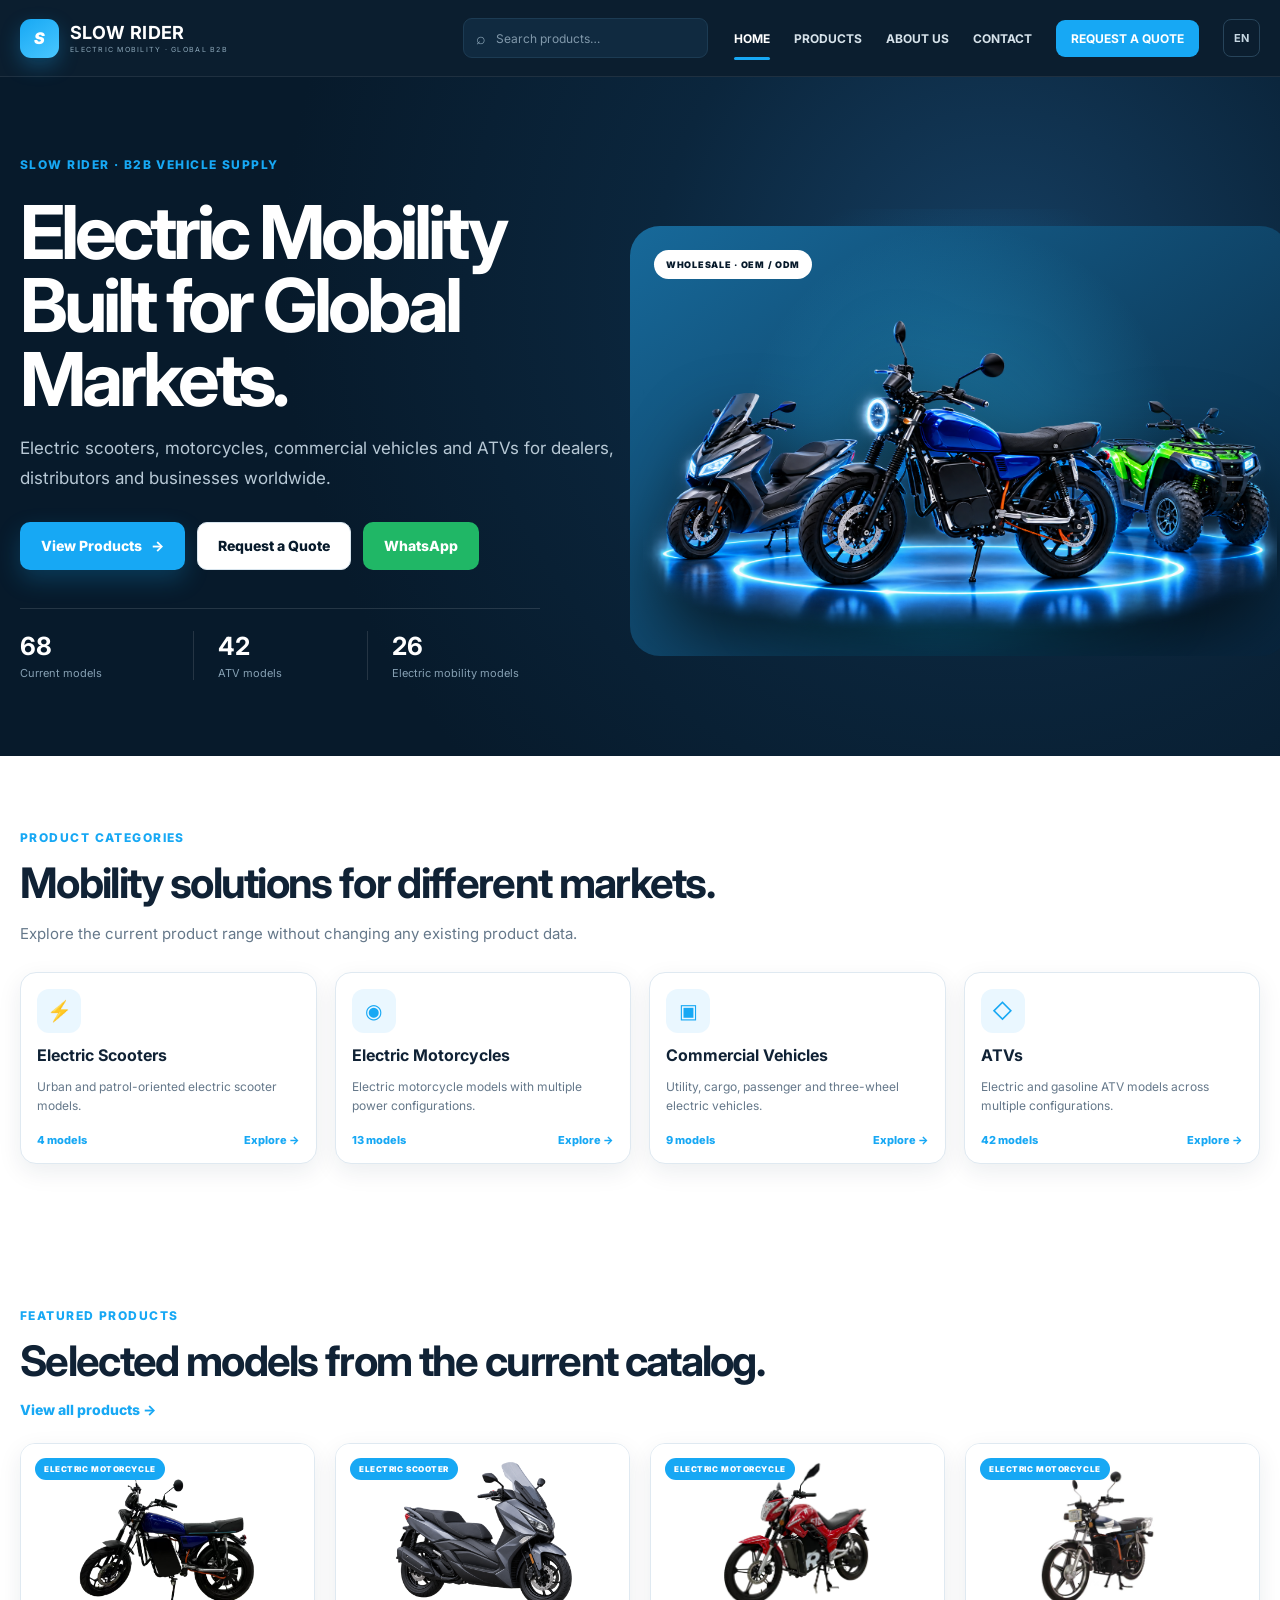
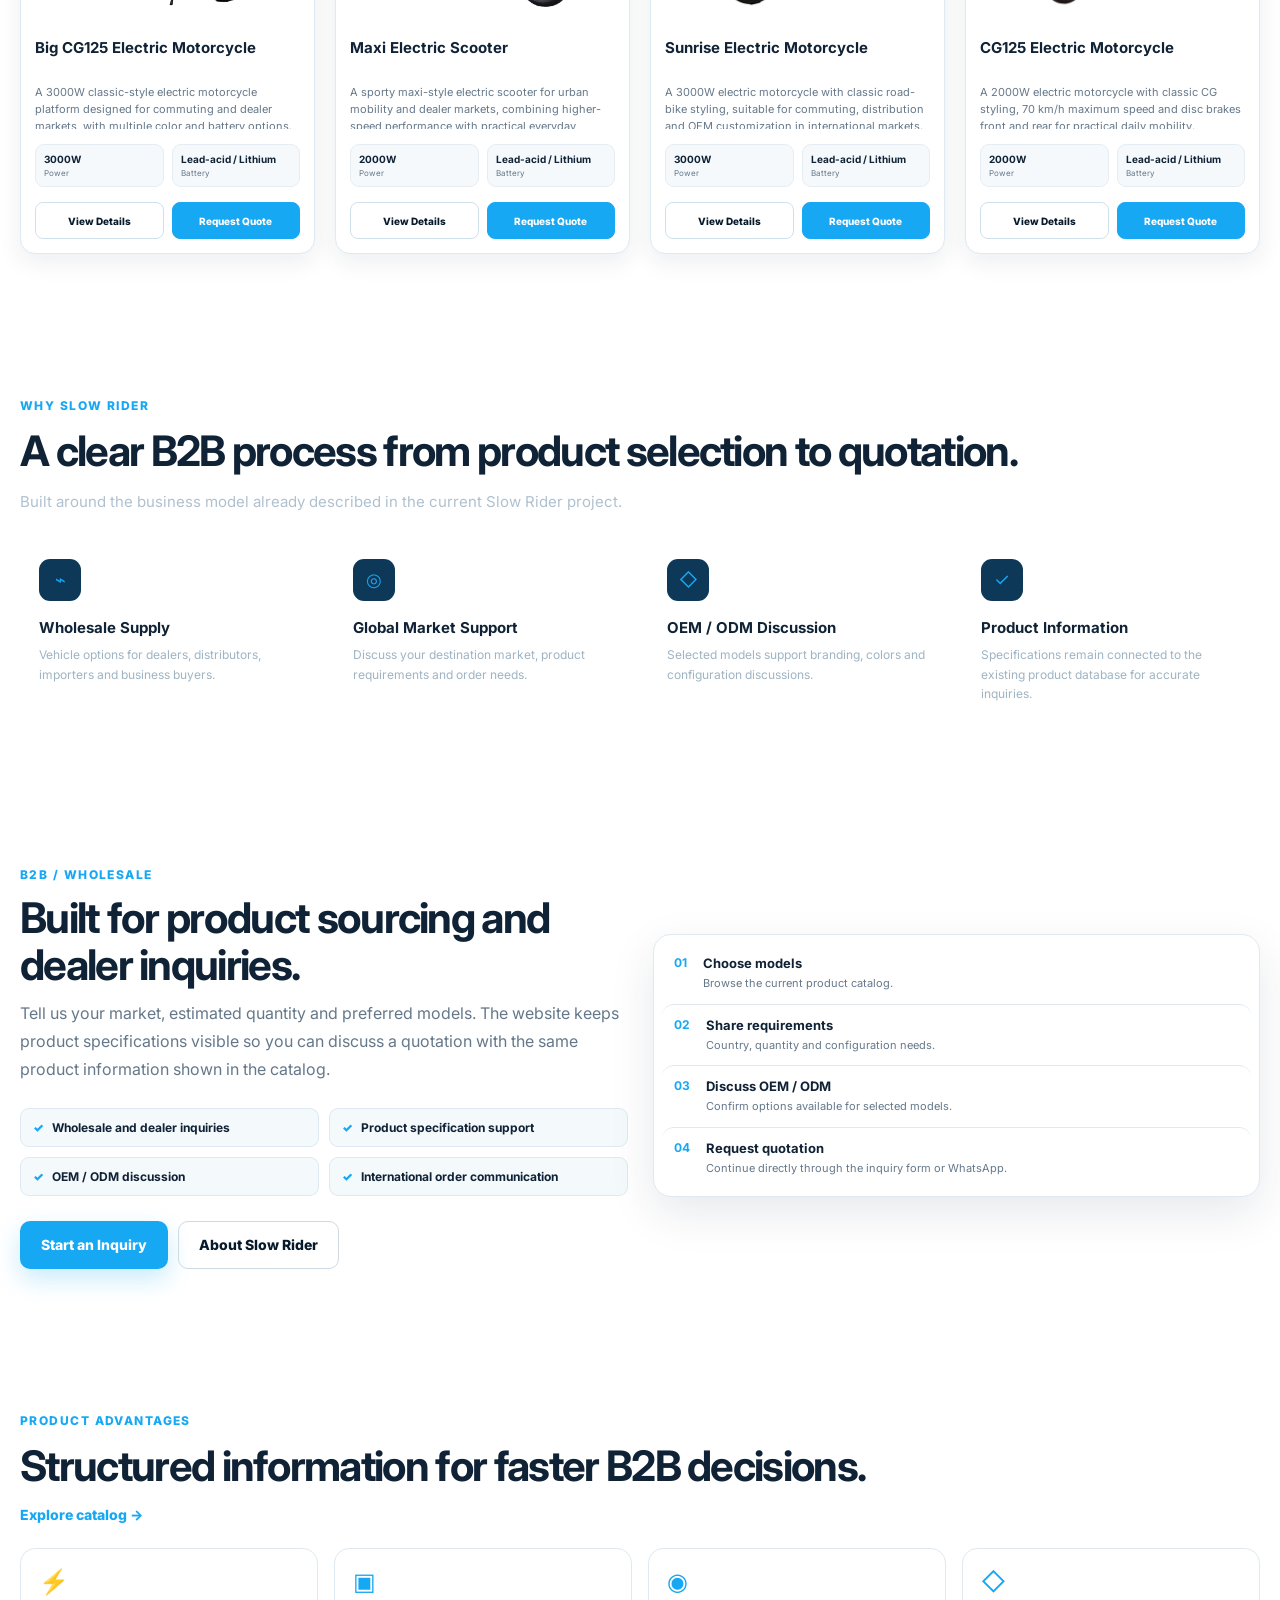
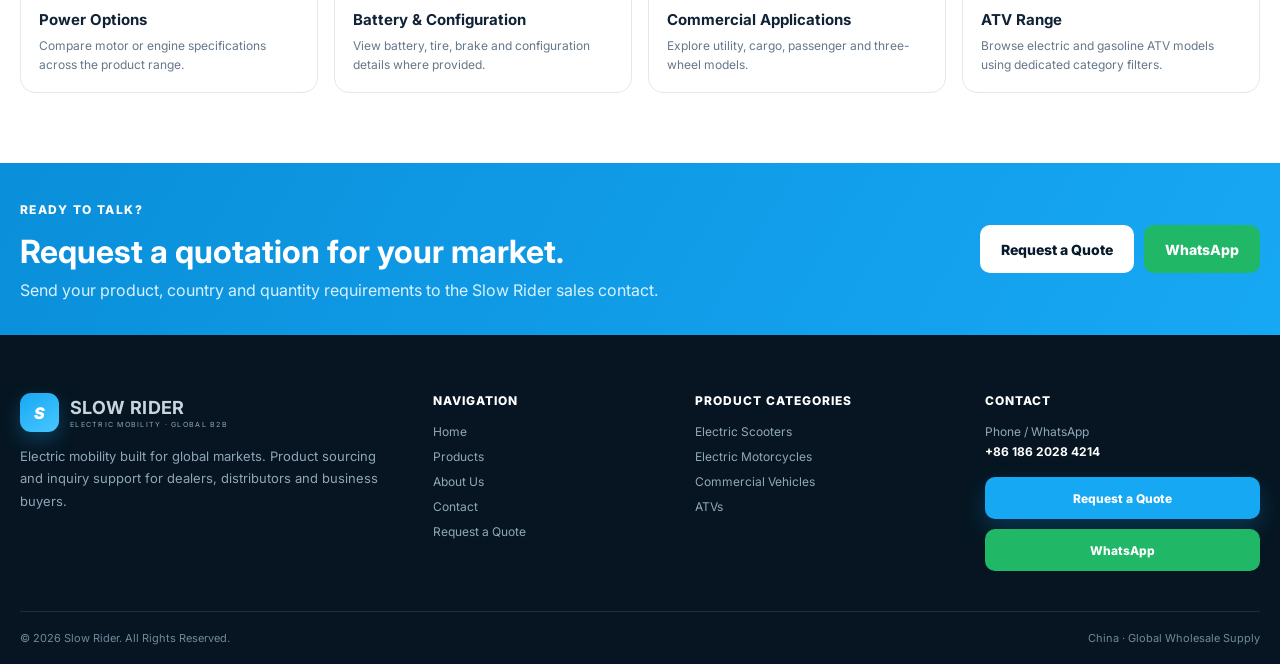
<file: index.html>
<!DOCTYPE html>
<html lang="en">
<head>
<meta charset="UTF-8">
<meta name="viewport" content="width=device-width, initial-scale=1.0">
<meta name="theme-color" content="#071a2b">
<link rel="preconnect" href="https://fonts.googleapis.com">
<link rel="preconnect" href="https://fonts.gstatic.com" crossorigin>
<link href="https://fonts.googleapis.com/css2?family=Inter:wght@400;500;600;700;800&display=swap" rel="stylesheet">
<link rel="stylesheet" href="style.css?v=35">
<title>Slow Rider | Electric Mobility Built for Global Markets</title>
<meta name="description" content="Slow Rider electric scooters, motorcycles, commercial vehicles and ATVs for global B2B markets.">
</head>
<body data-page="home">
<div id="siteHeader"></div>

<main>
  <section class="hero-home">
    <div class="container hero-home-grid">
      <div class="hero-copy">
        <span class="eyebrow">SLOW RIDER · B2B VEHICLE SUPPLY</span>
        <h1>Electric Mobility<br><span>Built for Global Markets.</span></h1>
        <p>Electric scooters, motorcycles, commercial vehicles and ATVs for dealers, distributors and businesses worldwide.</p>
        <div class="hero-actions">
          <a class="btn btn-primary" href="products.html">View Products <span>→</span></a>
          <a class="btn btn-secondary" href="quote.html">Request a Quote</a>
          <a class="btn btn-whatsapp" href="https://wa.me/8618620284214?text=Hello%20Slow%20Rider%2C%20I%20would%20like%20more%20information." target="_blank" rel="noopener">WhatsApp</a>
        </div>
        <div class="hero-proof">
          <div><strong id="homeProductCount">66</strong><span>Current models</span></div>
          <div><strong id="homeAtvCount">42</strong><span>ATV models</span></div>
          <div><strong id="homeElectricCount">24</strong><span>Electric mobility models</span></div>
        </div>
      </div>

      <div class="hero-visual" aria-label="Slow Rider electric mobility vehicles">
        <div class="hero-glow"></div>
        <div class="hero-showcase">
          <div class="hero-map" aria-hidden="true"></div>
          <span class="visual-badge">WHOLESALE · OEM / ODM</span>
          <div class="hero-floor-glow" aria-hidden="true"></div>
          <div class="hero-ring" aria-hidden="true"></div>
          <img class="hero-composite" src="showroom-vehicles.png" alt="Slow Rider vehicles showroom">
        </div>
        
      </div>
    </div>
  </section>

  <section class="section section-soft">
    <div class="container">
      <div class="section-head centered">
        <span class="eyebrow">PRODUCT CATEGORIES</span>
        <h2>Mobility solutions for different markets.</h2>
        <p>Explore the current product range without changing any existing product data.</p>
      </div>
      <div class="category-showcase" id="homeCategories"></div>
    </div>
  </section>

  <section class="section">
    <div class="container">
      <div class="section-head split">
        <div><span class="eyebrow">FEATURED PRODUCTS</span><h2>Selected models from the current catalog.</h2></div>
        <a class="text-link" href="products.html">View all products →</a>
      </div>
      <div class="product-grid home-product-grid" id="featuredProducts"></div>
    </div>
  </section>

  <section class="section section-navy">
    <div class="container">
      <div class="section-head inverse centered">
        <span class="eyebrow">WHY SLOW RIDER</span>
        <h2>A clear B2B process from product selection to quotation.</h2>
        <p>Built around the business model already described in the current Slow Rider project.</p>
      </div>
      <div class="advantage-grid">
        <article><span class="icon-tile">⌁</span><h3>Wholesale Supply</h3><p>Vehicle options for dealers, distributors, importers and business buyers.</p></article>
        <article><span class="icon-tile">◎</span><h3>Global Market Support</h3><p>Discuss your destination market, product requirements and order needs.</p></article>
        <article><span class="icon-tile">◇</span><h3>OEM / ODM Discussion</h3><p>Selected models support branding, colors and configuration discussions.</p></article>
        <article><span class="icon-tile">✓</span><h3>Product Information</h3><p>Specifications remain connected to the existing product database for accurate inquiries.</p></article>
      </div>
    </div>
  </section>

  <section class="section">
    <div class="container b2b-split">
      <div>
        <span class="eyebrow">B2B / WHOLESALE</span>
        <h2>Built for product sourcing and dealer inquiries.</h2>
        <p>Tell us your market, estimated quantity and preferred models. The website keeps product specifications visible so you can discuss a quotation with the same product information shown in the catalog.</p>
        <div class="check-list">
          <span>Wholesale and dealer inquiries</span><span>Product specification support</span><span>OEM / ODM discussion</span><span>International order communication</span>
        </div>
        <div class="inline-actions"><a class="btn btn-primary" href="quote.html">Start an Inquiry</a><a class="btn btn-ghost" href="about.html">About Slow Rider</a></div>
      </div>
      <div class="process-panel">
        <div class="process-row"><b>01</b><div><strong>Choose models</strong><span>Browse the current product catalog.</span></div></div>
        <div class="process-row"><b>02</b><div><strong>Share requirements</strong><span>Country, quantity and configuration needs.</span></div></div>
        <div class="process-row"><b>03</b><div><strong>Discuss OEM / ODM</strong><span>Confirm options available for selected models.</span></div></div>
        <div class="process-row"><b>04</b><div><strong>Request quotation</strong><span>Continue directly through the inquiry form or WhatsApp.</span></div></div>
      </div>
    </div>
  </section>

  <section class="section section-soft">
    <div class="container">
      <div class="section-head split">
        <div><span class="eyebrow">PRODUCT ADVANTAGES</span><h2>Structured information for faster B2B decisions.</h2></div>
        <a class="text-link" href="products.html">Explore catalog →</a>
      </div>
      <div class="feature-card-grid">
        <article><span>⚡</span><h3>Power Options</h3><p>Compare motor or engine specifications across the product range.</p></article>
        <article><span>▣</span><h3>Battery & Configuration</h3><p>View battery, tire, brake and configuration details where provided.</p></article>
        <article><span>◉</span><h3>Commercial Applications</h3><p>Explore utility, cargo, passenger and three-wheel models.</p></article>
        <article><span>◇</span><h3>ATV Range</h3><p>Browse electric and gasoline ATV models using dedicated category filters.</p></article>
      </div>
    </div>
  </section>

  <section class="cta-band">
    <div class="container cta-band-inner">
      <div><span class="eyebrow">READY TO TALK?</span><h2>Request a quotation for your market.</h2><p>Send your product, country and quantity requirements to the Slow Rider sales contact.</p></div>
      <div class="cta-actions"><a class="btn btn-light" href="quote.html">Request a Quote</a><a class="btn btn-whatsapp" href="https://wa.me/8618620284214" target="_blank" rel="noopener">WhatsApp</a></div>
    </div>
  </section>
</main>
<div id="siteFooter"></div>
<script src="script.js?v=13"></script>
</body>
</html>
</file>
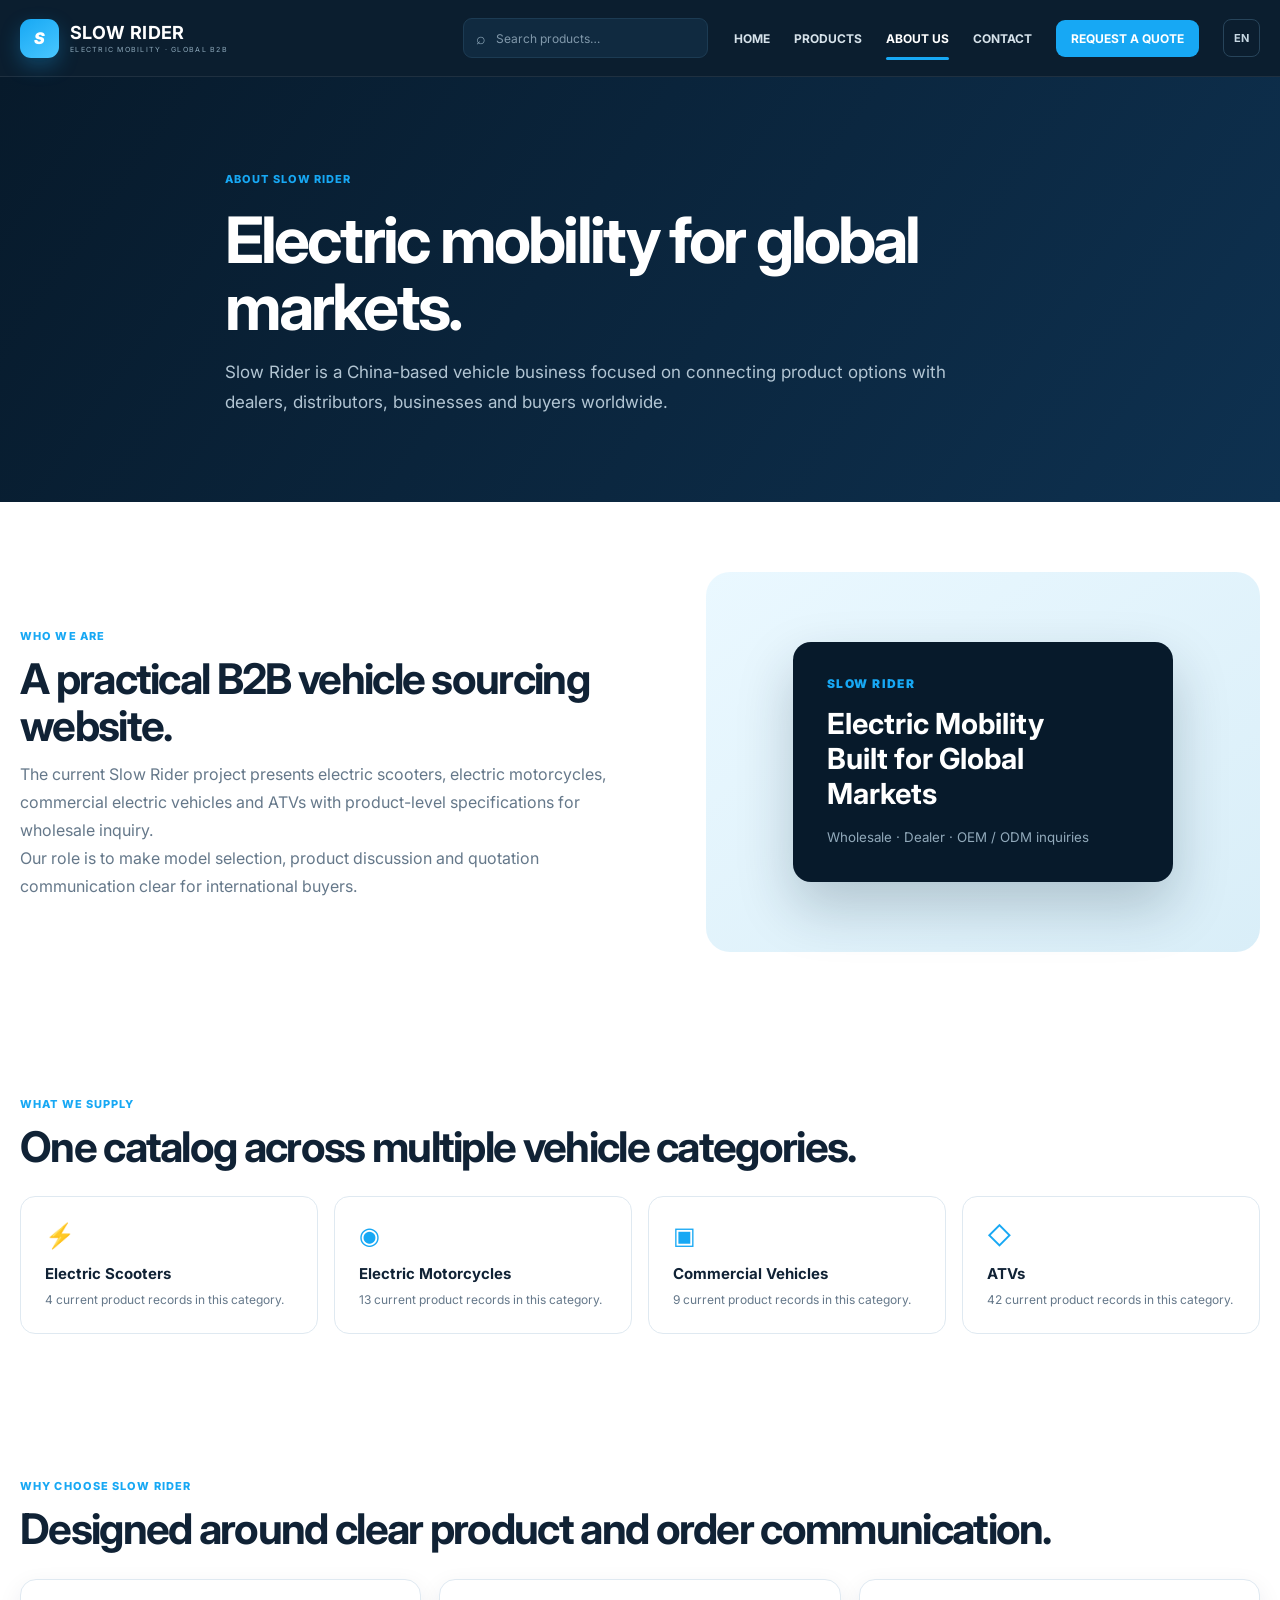
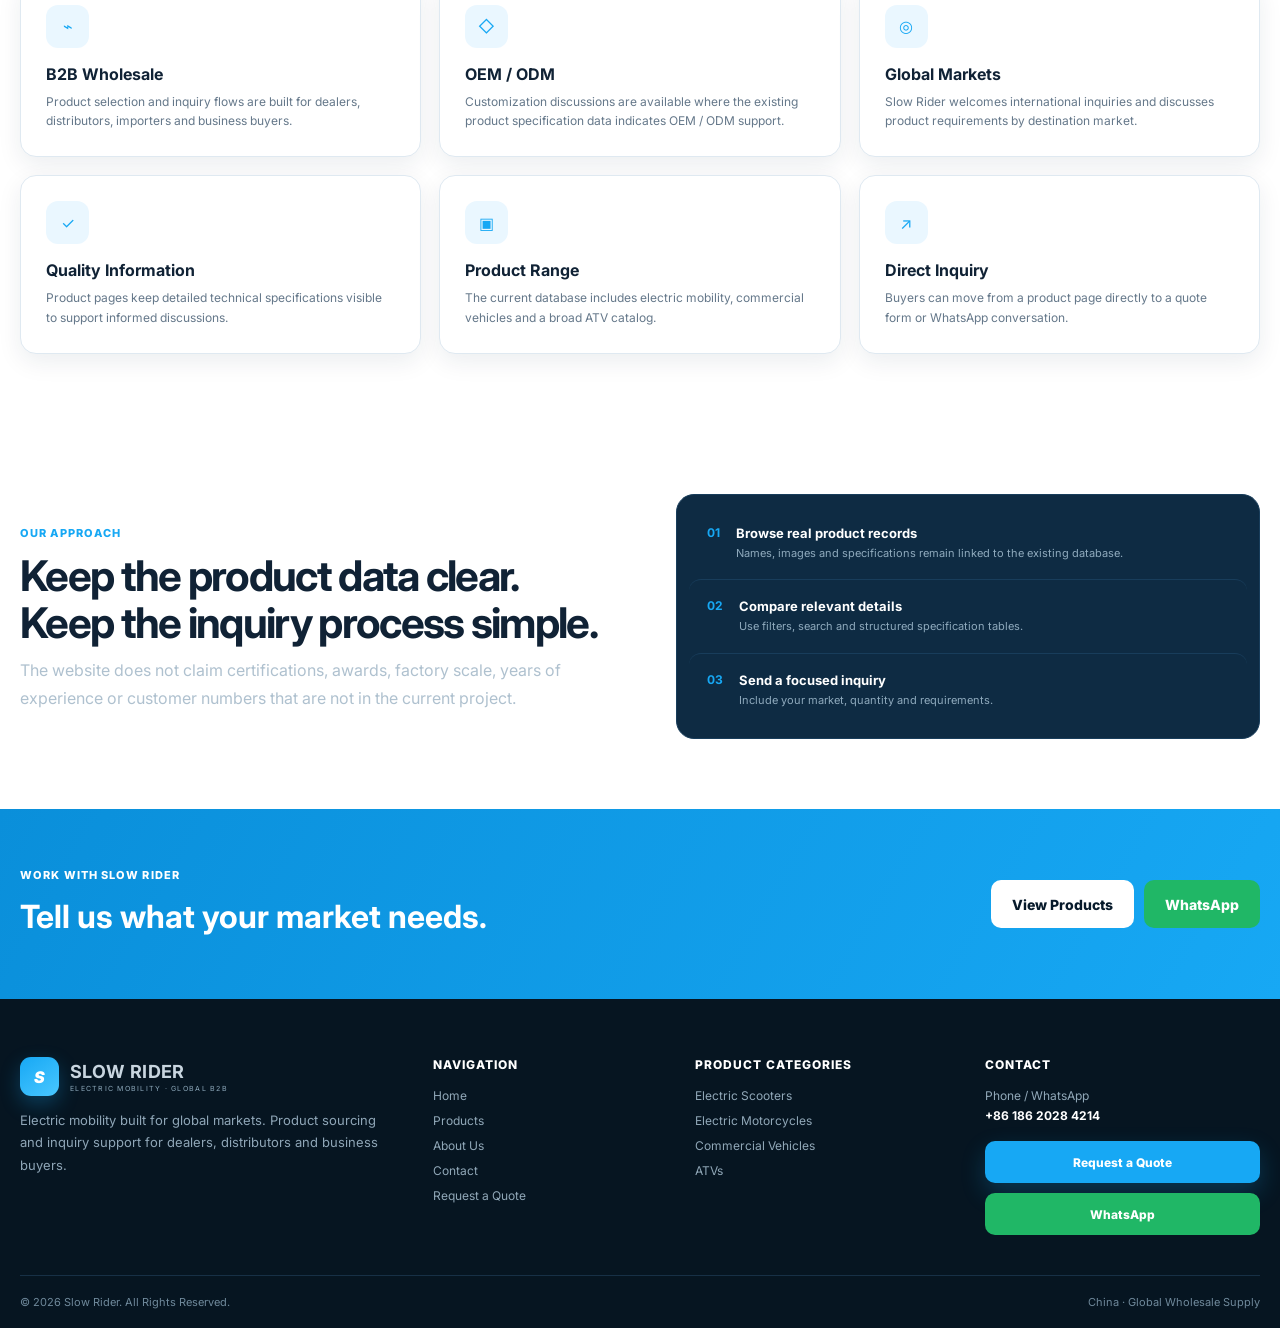
<file: about.html>
<!DOCTYPE html>
<html lang="en">
<head>
<meta charset="UTF-8">
<meta name="viewport" content="width=device-width, initial-scale=1.0">
<meta name="theme-color" content="#071a2b">
<link rel="preconnect" href="https://fonts.googleapis.com">
<link rel="preconnect" href="https://fonts.gstatic.com" crossorigin>
<link href="https://fonts.googleapis.com/css2?family=Inter:wght@400;500;600;700;800&display=swap" rel="stylesheet">
<link rel="stylesheet" href="style.css?v=13">
<title>About Us | Slow Rider</title>
<meta name="description" content="Learn about Slow Rider vehicle supply, wholesale inquiries and OEM / ODM product discussions.">
</head>
<body data-page="about">
<div id="siteHeader"></div>

<main>
  <section class="page-hero">
    <div class="container page-hero-copy"><span class="eyebrow">ABOUT SLOW RIDER</span><h1>Electric mobility for global markets.</h1><p>Slow Rider is a China-based vehicle business focused on connecting product options with dealers, distributors, businesses and buyers worldwide.</p></div>
  </section>
  <section class="section">
    <div class="container story-grid">
      <div><span class="eyebrow">WHO WE ARE</span><h2>A practical B2B vehicle sourcing website.</h2><p>The current Slow Rider project presents electric scooters, electric motorcycles, commercial electric vehicles and ATVs with product-level specifications for wholesale inquiry.</p><p>Our role is to make model selection, product discussion and quotation communication clear for international buyers.</p></div>
      <div class="story-visual"><div class="story-card"><span>SLOW RIDER</span><strong>Electric Mobility<br>Built for Global Markets</strong><small>Wholesale · Dealer · OEM / ODM inquiries</small></div></div>
    </div>
  </section>
  <section class="section section-soft">
    <div class="container">
      <div class="section-head centered"><span class="eyebrow">WHAT WE SUPPLY</span><h2>One catalog across multiple vehicle categories.</h2></div>
      <div class="feature-card-grid" id="aboutCategoryGrid"></div>
    </div>
  </section>
  <section class="section">
    <div class="container">
      <div class="section-head centered"><span class="eyebrow">WHY CHOOSE SLOW RIDER</span><h2>Designed around clear product and order communication.</h2></div>
      <div class="page-card-grid three">
        <article class="info-card"><span>⌁</span><h3>B2B Wholesale</h3><p>Product selection and inquiry flows are built for dealers, distributors, importers and business buyers.</p></article>
        <article class="info-card"><span>◇</span><h3>OEM / ODM</h3><p>Customization discussions are available where the existing product specification data indicates OEM / ODM support.</p></article>
        <article class="info-card"><span>◎</span><h3>Global Markets</h3><p>Slow Rider welcomes international inquiries and discusses product requirements by destination market.</p></article>
        <article class="info-card"><span>✓</span><h3>Quality Information</h3><p>Product pages keep detailed technical specifications visible to support informed discussions.</p></article>
        <article class="info-card"><span>▣</span><h3>Product Range</h3><p>The current database includes electric mobility, commercial vehicles and a broad ATV catalog.</p></article>
        <article class="info-card"><span>↗</span><h3>Direct Inquiry</h3><p>Buyers can move from a product page directly to a quote form or WhatsApp conversation.</p></article>
      </div>
    </div>
  </section>
  <section class="section section-navy">
    <div class="container b2b-split inverse-copy">
      <div><span class="eyebrow">OUR APPROACH</span><h2>Keep the product data clear. Keep the inquiry process simple.</h2><p>The website does not claim certifications, awards, factory scale, years of experience or customer numbers that are not in the current project.</p></div>
      <div class="process-panel dark-panel"><div class="process-row"><b>01</b><div><strong>Browse real product records</strong><span>Names, images and specifications remain linked to the existing database.</span></div></div><div class="process-row"><b>02</b><div><strong>Compare relevant details</strong><span>Use filters, search and structured specification tables.</span></div></div><div class="process-row"><b>03</b><div><strong>Send a focused inquiry</strong><span>Include your market, quantity and requirements.</span></div></div></div>
    </div>
  </section>
  <section class="cta-band"><div class="container cta-band-inner"><div><span class="eyebrow">WORK WITH SLOW RIDER</span><h2>Tell us what your market needs.</h2></div><div class="cta-actions"><a class="btn btn-light" href="products.html">View Products</a><a class="btn btn-whatsapp" href="https://wa.me/8618620284214" target="_blank" rel="noopener">WhatsApp</a></div></div></section>
</main>
<div id="siteFooter"></div>
<script src="script.js?v=13"></script>
</body>
</html>
</file>
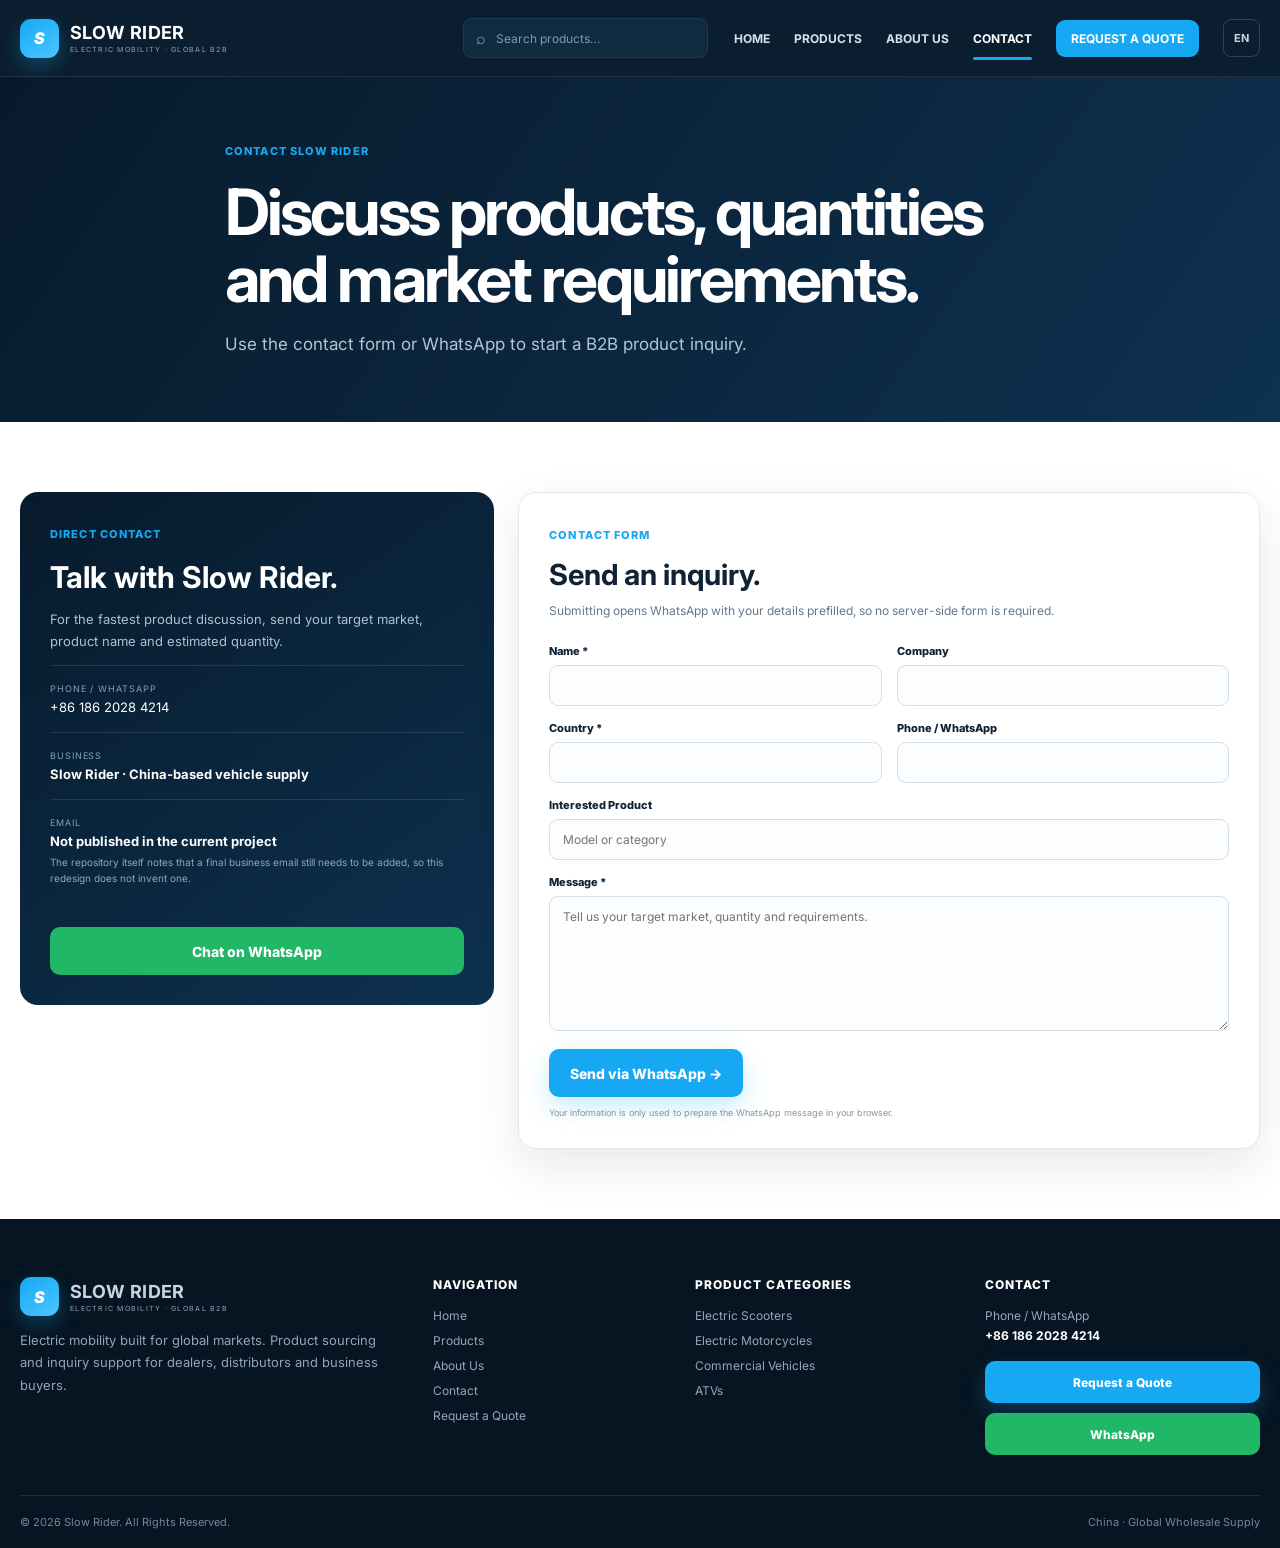
<file: contact.html>
<!DOCTYPE html>
<html lang="en">
<head>
<meta charset="UTF-8">
<meta name="viewport" content="width=device-width, initial-scale=1.0">
<meta name="theme-color" content="#071a2b">
<link rel="preconnect" href="https://fonts.googleapis.com">
<link rel="preconnect" href="https://fonts.gstatic.com" crossorigin>
<link href="https://fonts.googleapis.com/css2?family=Inter:wght@400;500;600;700;800&display=swap" rel="stylesheet">
<link rel="stylesheet" href="style.css?v=13">
<title>Contact | Slow Rider</title>
<meta name="description" content="Contact Slow Rider for vehicle product, wholesale and quotation inquiries.">
</head>
<body data-page="contact">
<div id="siteHeader"></div>

<main>
  <section class="page-hero compact-hero"><div class="container page-hero-copy"><span class="eyebrow">CONTACT SLOW RIDER</span><h1>Discuss products, quantities and market requirements.</h1><p>Use the contact form or WhatsApp to start a B2B product inquiry.</p></div></section>
  <section class="section section-soft">
    <div class="container contact-layout">
      <div class="contact-card navy-card">
        <span class="eyebrow">DIRECT CONTACT</span><h2>Talk with Slow Rider.</h2><p>For the fastest product discussion, send your target market, product name and estimated quantity.</p>
        <div class="contact-detail"><span>Phone / WhatsApp</span><a href="https://wa.me/8618620284214" target="_blank" rel="noopener">+86 186 2028 4214</a></div>
        <div class="contact-detail"><span>Business</span><strong>Slow Rider · China-based vehicle supply</strong></div>
        <div class="contact-detail"><span>Email</span><strong>Not published in the current project</strong><small>The repository itself notes that a final business email still needs to be added, so this redesign does not invent one.</small></div>
        <a class="btn btn-whatsapp full-btn" href="https://wa.me/8618620284214?text=Hello%20Slow%20Rider%2C%20I%20would%20like%20to%20discuss%20a%20vehicle%20inquiry." target="_blank" rel="noopener">Chat on WhatsApp</a>
      </div>
      <form class="form-card" id="contactForm">
        <div class="form-heading"><span class="eyebrow">CONTACT FORM</span><h2>Send an inquiry.</h2><p>Submitting opens WhatsApp with your details prefilled, so no server-side form is required.</p></div>
        <div class="form-grid">
          <label><span>Name *</span><input name="name" required autocomplete="name"></label>
          <label><span>Company</span><input name="company" autocomplete="organization"></label>
          <label><span>Country *</span><input name="country" required autocomplete="country-name"></label>
          <label><span>Phone / WhatsApp</span><input name="phone" autocomplete="tel"></label>
          <label class="full"><span>Interested Product</span><input name="product" placeholder="Model or category"></label>
          <label class="full"><span>Message *</span><textarea name="message" required placeholder="Tell us your target market, quantity and requirements."></textarea></label>
        </div>
        <button class="btn btn-primary form-submit" type="submit">Send via WhatsApp →</button>
        <p class="form-note">Your information is only used to prepare the WhatsApp message in your browser.</p>
      </form>
    </div>
  </section>
</main>
<div id="siteFooter"></div>
<script src="script.js?v=13"></script>
</body>
</html>
</file>
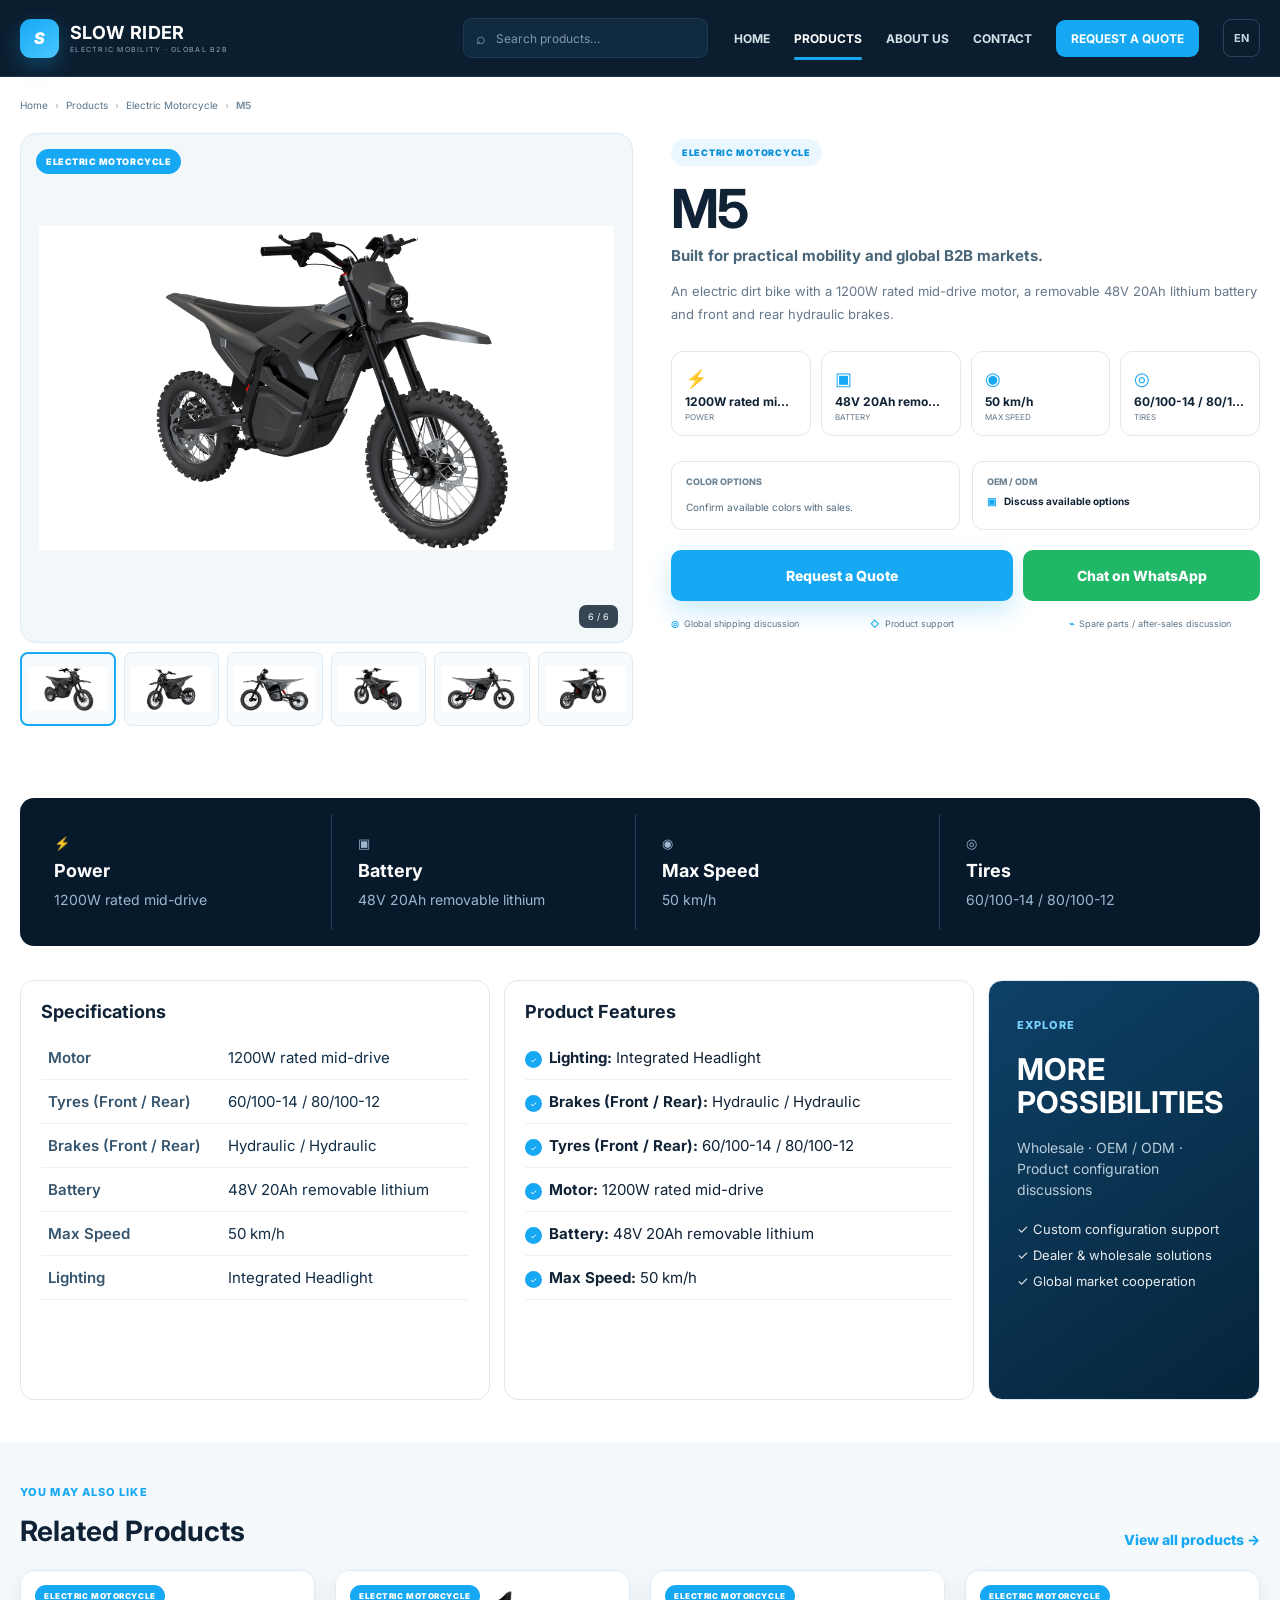
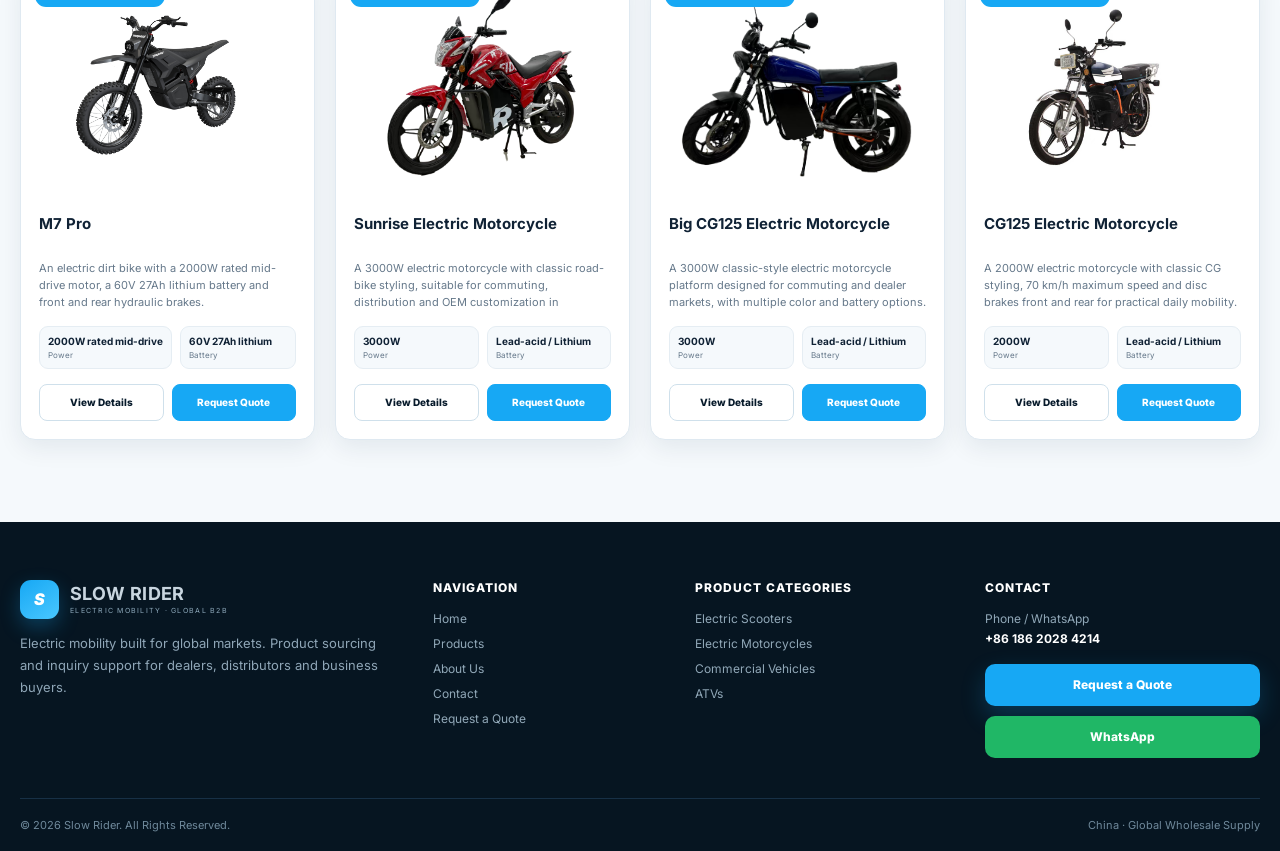
<file: product.html>
<!DOCTYPE html>
<html lang="en">
<head>
<meta charset="UTF-8">
<meta name="viewport" content="width=device-width, initial-scale=1.0">
<meta name="theme-color" content="#071a2b">
<link rel="preconnect" href="https://fonts.googleapis.com">
<link rel="preconnect" href="https://fonts.gstatic.com" crossorigin>
<link href="https://fonts.googleapis.com/css2?family=Inter:wght@400;500;600;700;800&display=swap" rel="stylesheet">
<link rel="stylesheet" href="style.css?v=36">
<title>Product Detail | Slow Rider</title>
<meta name="description" content="Slow Rider vehicle product detail, specifications and wholesale inquiry.">
</head>
<body data-page="products">
<div id="siteHeader"></div>

<main id="productPage">
  <div class="product-loading container">Loading product…</div>
</main>
<div id="siteFooter"></div>
<script src="script.js?v=20"></script>
</body>
</html>
</file>
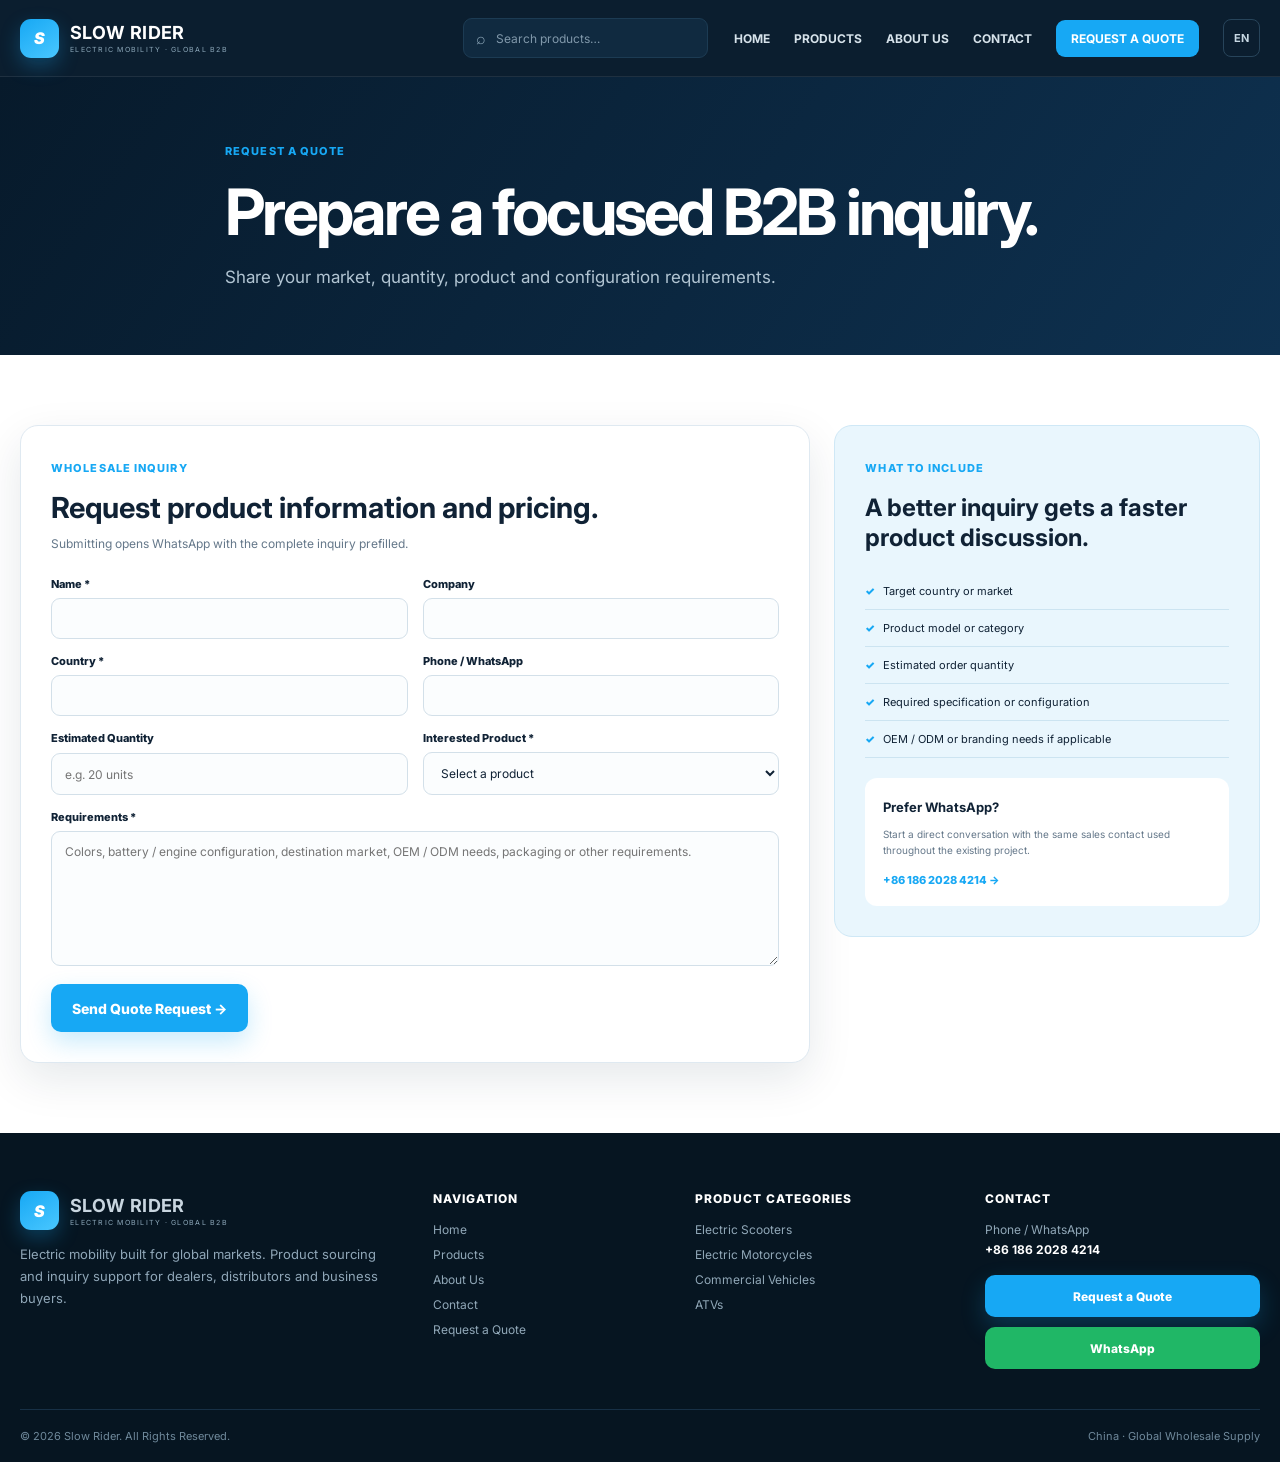
<file: quote.html>
<!DOCTYPE html>
<html lang="en">
<head>
<meta charset="UTF-8">
<meta name="viewport" content="width=device-width, initial-scale=1.0">
<meta name="theme-color" content="#071a2b">
<link rel="preconnect" href="https://fonts.googleapis.com">
<link rel="preconnect" href="https://fonts.gstatic.com" crossorigin>
<link href="https://fonts.googleapis.com/css2?family=Inter:wght@400;500;600;700;800&display=swap" rel="stylesheet">
<link rel="stylesheet" href="style.css?v=13">
<title>Request a Quote | Slow Rider</title>
<meta name="description" content="Request a wholesale quotation from Slow Rider with product and market requirements.">
</head>
<body data-page="quote">
<div id="siteHeader"></div>

<main>
  <section class="page-hero compact-hero"><div class="container page-hero-copy"><span class="eyebrow">REQUEST A QUOTE</span><h1>Prepare a focused B2B inquiry.</h1><p>Share your market, quantity, product and configuration requirements.</p></div></section>
  <section class="section section-soft">
    <div class="container quote-layout">
      <form class="form-card quote-form" id="quoteForm">
        <div class="form-heading"><span class="eyebrow">WHOLESALE INQUIRY</span><h2>Request product information and pricing.</h2><p>Submitting opens WhatsApp with the complete inquiry prefilled.</p></div>
        <div class="form-grid">
          <label><span>Name *</span><input name="name" required autocomplete="name"></label>
          <label><span>Company</span><input name="company" autocomplete="organization"></label>
          <label><span>Country *</span><input name="country" required autocomplete="country-name"></label>
          <label><span>Phone / WhatsApp</span><input name="phone" autocomplete="tel"></label>
          <label><span>Estimated Quantity</span><input name="quantity" inputmode="numeric" placeholder="e.g. 20 units"></label>
          <label><span>Interested Product *</span><select name="product" id="quoteProduct" required><option value="">Select a product</option></select></label>
          <label class="full"><span>Requirements *</span><textarea name="requirements" required placeholder="Colors, battery / engine configuration, destination market, OEM / ODM needs, packaging or other requirements."></textarea></label>
        </div>
        <button class="btn btn-primary form-submit" type="submit">Send Quote Request →</button>
      </form>
      <aside class="quote-help">
        <span class="eyebrow">WHAT TO INCLUDE</span><h3>A better inquiry gets a faster product discussion.</h3>
        <ul><li>Target country or market</li><li>Product model or category</li><li>Estimated order quantity</li><li>Required specification or configuration</li><li>OEM / ODM or branding needs if applicable</li></ul>
        <div class="quote-help-card"><strong>Prefer WhatsApp?</strong><p>Start a direct conversation with the same sales contact used throughout the existing project.</p><a href="https://wa.me/8618620284214" target="_blank" rel="noopener">+86 186 2028 4214 →</a></div>
      </aside>
    </div>
  </section>
</main>
<div id="siteFooter"></div>
<script src="script.js?v=13"></script>
</body>
</html>
</file>
<file: style.css>
:root{
  --navy:#071a2b;--navy-2:#0b243a;--navy-3:#102e48;--blue:#17a8f4;--blue-2:#0b8fd8;--blue-soft:#eaf7ff;
  --text:#102235;--muted:#65788a;--line:#dfe9f1;--soft:#f5f9fc;--white:#fff;--green:#20b766;
  --shadow:0 16px 45px rgba(10,39,62,.10);--shadow-sm:0 8px 24px rgba(10,39,62,.08);--radius:18px;--container:1240px;
}
*{box-sizing:border-box}html{scroll-behavior:smooth}body{margin:0;font-family:Inter,Arial,sans-serif;color:var(--text);background:#fff;-webkit-font-smoothing:antialiased}body.menu-open{overflow:hidden}img{max-width:100%;display:block}a{text-decoration:none;color:inherit}button,input,select,textarea{font:inherit}button{cursor:pointer}.container{width:min(var(--container),calc(100% - 40px));margin:auto}.eyebrow{display:inline-flex;align-items:center;gap:8px;color:var(--blue);font-size:12px;font-weight:800;letter-spacing:.12em;text-transform:uppercase}.eyebrow{
    display:inline-flex;
    align-items:center;
    gap:8px;
    color:var(--blue);
    font-size:11px;
    font-weight:800;
    letter-spacing:.10em;
    text-transform:uppercase;
    margin-bottom:6px;
}

.section{
    padding:70px 0;
}

.section-head{
    margin-bottom:26px;
}

.section-head h2,
.story-grid h2,
.b2b-split h2{
    font-size:clamp(30px,3.3vw,46px);
    line-height:1.12;
    letter-spacing:-.04em;
    margin:6px 0 10px;
}.section-head p,.story-grid p,.b2b-split p{color:var(--muted);font-size:16px;line-height:1.75;margin:0}.inverse p,.inverse-copy p{color:#afc1cf}.text-link{font-size:14px;font-weight:800;color:var(--blue);white-space:nowrap}.text-link:hover{color:var(--blue-2)}
.btn{min-height:48px;display:inline-flex;align-items:center;justify-content:center;gap:9px;border:1px solid transparent;border-radius:10px;padding:0 20px;font-size:14px;font-weight:800;transition:.2s ease}.btn:hover{transform:translateY(-1px)}.btn-primary{background:var(--blue);color:#fff;box-shadow:0 10px 24px rgba(23,168,244,.23)}.btn-primary:hover{background:var(--blue-2)}.btn-secondary{background:#fff;color:var(--navy);border-color:#d7e4ed}.btn-secondary:hover,.btn-ghost:hover{border-color:var(--blue);color:var(--blue)}.btn-ghost{background:transparent;border-color:#cedae4;color:var(--navy)}.btn-whatsapp{background:var(--green);color:#fff}.btn-light{background:#fff;color:var(--navy)}.full-btn{width:100%;margin-top:24px}
/* shared header */
.site-header{position:sticky;top:0;z-index:1000;background:rgba(7,26,43,.98);color:#fff;border-bottom:1px solid rgba(255,255,255,.08);backdrop-filter:blur(12px)}.header-inner{height:76px;display:flex;align-items:center;gap:26px}.brand{display:flex;align-items:center;gap:11px;flex-shrink:0}.brand-mark{width:39px;height:39px;border-radius:11px;background:linear-gradient(145deg,var(--blue),#49c7ff);display:grid;place-items:center;color:#fff;font-weight:900;font-style:italic;box-shadow:0 8px 20px rgba(23,168,244,.28)}.brand-copy{display:flex;flex-direction:column}.brand-copy strong{font-size:18px;letter-spacing:.02em}.brand-copy small{font-size:7px;letter-spacing:.18em;color:#8da8ba;margin-top:2px}.header-search{margin-left:auto;width:245px;height:40px;display:flex;align-items:center;background:#102a40;border:1px solid #1c3b53;border-radius:9px;overflow:hidden}.header-search span{padding-left:12px;color:#8aa4b6}.header-search input{min-width:0;flex:1;border:0;outline:0;background:transparent;color:#fff;padding:0 10px;font-size:12px}.header-search input::placeholder{color:#8098aa}.main-nav{display:flex;align-items:center;gap:24px}.main-nav>a{font-size:12px;font-weight:700;color:#d6e2ea;position:relative;padding:29px 0}.main-nav>a:hover,.main-nav>a.active{color:#fff}.main-nav>a.active:after{content:"";position:absolute;height:3px;border-radius:3px;background:var(--blue);left:0;right:0;bottom:15px}.nav-quote{padding:11px 15px!important;background:var(--blue);color:#fff!important;border-radius:9px}.nav-quote:after{display:none!important}.language-button{height:38px;border:1px solid #27445a;background:transparent;color:#c7d8e3;border-radius:8px;padding:0 10px;font-size:11px;font-weight:700}.menu-toggle{display:none;width:42px;height:42px;border:1px solid #27445a;background:#0c2740;color:#fff;border-radius:9px;font-size:22px}
/* footer */
.site-footer{background:#061521;color:#c8d5df}.footer-main{padding:58px 0 40px;display:grid;grid-template-columns:1.35fr .8fr .9fr 1fr;gap:42px}.footer-brand p{color:#8fa6b7;line-height:1.7;max-width:360px;font-size:13px}.footer-title{font-size:12px;color:#fff;font-weight:800;text-transform:uppercase;letter-spacing:.08em;margin:0 0 16px}.footer-links{display:grid;gap:10px}.footer-links a,.footer-contact p{font-size:12px;color:#91a8b8;margin:0}.footer-links a:hover{color:var(--blue)}.footer-actions{display:grid;gap:10px;margin-top:18px}.footer-actions .btn{min-height:42px;font-size:12px}.footer-bottom{border-top:1px solid #173046;padding:19px 0;display:flex;justify-content:space-between;gap:20px;color:#6f899b;font-size:11px}
/* home hero */
.hero-home{background:radial-gradient(circle at 78% 30%,#153e61 0,#0b263d 31%,var(--navy) 65%);color:#fff;min-height:640px;display:flex;align-items:center;overflow:hidden}.hero-home-grid{display:grid;grid-template-columns:1.02fr .98fr;align-items:center;gap:52px;padding:76px 0}.hero-copy h1{font-size:clamp(48px,5.8vw,76px);line-height:.99;letter-spacing:-.055em;margin:18px 0}.hero-copy h1 span{color:#fff}.hero-copy p{max-width:650px;color:#b8c9d6;font-size:17px;line-height:1.75}.hero-actions{display:flex;gap:12px;flex-wrap:wrap;margin-top:28px}.hero-proof{display:grid;grid-template-columns:repeat(3,1fr);max-width:520px;margin-top:38px;border-top:1px solid rgba(255,255,255,.12);padding-top:22px}.hero-proof div+div{border-left:1px solid rgba(255,255,255,.12);padding-left:24px}.hero-proof strong{display:block;font-size:25px}.hero-proof span{display:block;color:#86a0b3;font-size:11px;margin-top:5px}.hero-visual{
    position:relative !important;
    min-height:460px !important;
    width:110% !important;
    margin-left:-5% !important;
}.hero-glow{position:absolute;inset:5% 0 0;background:radial-gradient(circle,rgba(23,168,244,.32),transparent 63%)}.hero-stage{position:absolute;inset:0;border:1px solid rgba(255,255,255,.1);border-radius:26px;background:linear-gradient(145deg,rgba(255,255,255,.08),rgba(255,255,255,.02));overflow:hidden;box-shadow:0 35px 80px rgba(0,0,0,.22)}.hero-stage:after{content:"";position:absolute;left:8%;right:8%;bottom:9%;height:1px;background:linear-gradient(90deg,transparent,#51c7ff,transparent)}.visual-badge{position:absolute;left:24px;top:24px;background:#fff;color:var(--navy);border-radius:30px;padding:9px 12px;font-size:9px;font-weight:900;letter-spacing:.08em;z-index:4}.hero-bike{position:absolute;object-fit:contain;filter:drop-shadow(0 20px 22px rgba(0,0,0,.34))}.hero-bike-main{width:73%;height:70%;left:14%;top:17%;z-index:3}.hero-bike-left{width:36%;height:39%;left:-4%;bottom:3%;z-index:2;opacity:.94}.hero-bike-right{width:37%;height:37%;right:-3%;bottom:6%;z-index:2;opacity:.94}
.category-showcase{display:grid;grid-template-columns:repeat(4,1fr);gap:18px}.category-showcase article{background:#fff;border:1px solid var(--line);border-radius:16px;padding:24px;box-shadow:var(--shadow-sm);transition:.2s}.category-showcase article:hover{transform:translateY(-4px);border-color:#b8dcf2}.category-icon{width:44px;height:44px;display:grid;place-items:center;border-radius:12px;background:var(--blue-soft);color:var(--blue);font-size:20px}.category-showcase h3{font-size:16px;margin:18px 0 7px}.category-showcase p{color:var(--muted);font-size:12px;line-height:1.6;min-height:40px}.category-meta{display:flex;justify-content:space-between;align-items:center;margin-top:18px;font-size:11px;font-weight:800;color:var(--blue)}
.product-grid{display:grid;grid-template-columns:repeat(4,minmax(0,1fr));gap:20px}.product-card{min-width:0;background:#fff;border:1px solid var(--line);border-radius:15px;overflow:hidden;box-shadow:var(--shadow-sm);transition:.22s ease}.product-card:hover{transform:translateY(-4px);box-shadow:var(--shadow)}.product-card-media{height:225px;background:#ffffff !important;display:flex;align-items:center;justify-content:center;position:relative;padding:16px;overflow:hidden}.product-card-media img{width:100%;height:100%;object-fit:contain}.product-badge{position:absolute;left:14px;top:14px;background:var(--blue);color:#fff;border-radius:18px;padding:6px 9px;font-size:8px;font-weight:900;text-transform:uppercase;letter-spacing:.07em}.product-card-body{padding:18px}.product-card-body h3{font-size:15px;line-height:1.3;margin:0 0 7px;min-height:39px}.product-card-body>p{font-size:11px;color:var(--muted);line-height:1.55;height:51px;overflow:hidden;margin:0}.quick-spec-row{display:grid;grid-template-columns:1fr 1fr;gap:8px;margin:15px 0}.quick-spec{background:var(--soft);border:1px solid #e5edf3;border-radius:9px;padding:8px}.quick-spec strong{font-size:10px;display:block;white-space:nowrap;overflow:hidden;text-overflow:ellipsis}.quick-spec span{font-size:8px;color:var(--muted);display:block;margin-top:3px}.card-actions{display:grid;grid-template-columns:1fr 1fr;gap:8px}.card-actions a,.card-actions button{min-height:37px;border-radius:8px;font-size:10px;font-weight:800;display:flex;align-items:center;justify-content:center;border:1px solid #cfe0eb;background:#fff;color:var(--navy)}.card-actions .primary-card{background:var(--blue);color:#fff;border-color:var(--blue)}
.advantage-grid{display:grid;grid-template-columns:repeat(4,1fr);gap:16px}.advantage-grid article{border:1px solid rgba(255,255,255,.10);background:rgba(255,255,255,.04);border-radius:15px;padding:25px}.icon-tile{width:42px;height:42px;display:grid;place-items:center;border-radius:11px;background:#0e3858;color:var(--blue);font-size:18px}.advantage-grid h3{font-size:15px;margin:17px 0 8px}.advantage-grid p{font-size:12px;color:#9fb4c3;line-height:1.65;margin:0}.b2b-split{display:grid;grid-template-columns:1fr 1fr;gap:72px;align-items:center}.check-list{display:grid;grid-template-columns:1fr 1fr;gap:10px;margin:25px 0}.check-list span{font-size:12px;font-weight:700;padding:11px 12px;border-radius:9px;background:#f4f9fc;border:1px solid var(--line)}.check-list span:before{content:"✓";color:var(--blue);font-weight:900;margin-right:8px}.inline-actions{display:flex;gap:10px;margin-top:24px}.process-panel{border:1px solid var(--line);background:#fff;border-radius:18px;padding:12px;box-shadow:var(--shadow)}.process-row{display:flex;gap:16px;padding:18px;border-radius:12px}.process-row+.process-row{border-top:1px solid var(--line)}.process-row b{color:var(--blue);font-size:12px}.process-row strong,.process-row span{display:block}.process-row strong{font-size:13px}.process-row span{font-size:11px;color:var(--muted);margin-top:4px;line-height:1.5}.feature-card-grid{display:grid;grid-template-columns:repeat(4,1fr);gap:16px}.feature-card-grid article{background:#fff;border:1px solid var(--line);border-radius:15px;padding:24px}.feature-card-grid article>span{color:var(--blue);font-size:24px}.feature-card-grid h3{font-size:15px;margin:14px 0 7px}.feature-card-grid p{font-size:12px;color:var(--muted);line-height:1.6;margin:0}.cta-band{background:linear-gradient(120deg,#0a8fda,var(--blue));color:#fff;padding:54px 0}.cta-band-inner{display:flex;align-items:center;justify-content:space-between;gap:36px}.cta-band h2{font-size:32px;margin:9px 0}.cta-band p{margin:0;color:#d9f2ff}.cta-band .eyebrow{color:#fff}.cta-actions{display:flex;gap:10px;flex-shrink:0}
/* page hero */
.page-hero{background:linear-gradient(125deg,var(--navy),#0e3150);color:#fff;padding:90px 0 84px}.page-hero.compact-hero{padding:62px 0}.page-hero-copy{max-width:830px}.page-hero h1{font-size:clamp(40px,5vw,64px);line-height:1.05;letter-spacing:-.045em;margin:14px 0 18px}.page-hero p{font-size:17px;line-height:1.75;color:#b2c5d3;max-width:760px;margin:0}.page-hero-grid{display:flex;justify-content:space-between;align-items:center;gap:40px}.hero-mini-card{min-width:190px;border:1px solid rgba(255,255,255,.12);background:rgba(255,255,255,.05);border-radius:16px;padding:22px}.hero-mini-card strong{font-size:38px;display:block}.hero-mini-card span{font-size:11px;color:#92aabd}
/* catalog */
.catalog-area{padding:32px 0 82px;background:#fff}.catalog-toolbar{display:flex;align-items:center;gap:16px;position:sticky;top:76px;z-index:40;background:rgba(255,255,255,.96);backdrop-filter:blur(10px);padding-top:12px;padding-bottom:12px;border-bottom:1px solid #edf2f6}.filter-scroll{display:flex;gap:8px;overflow:auto;scrollbar-width:none;flex:1}.filter-scroll::-webkit-scrollbar{display:none}.filter-chip{white-space:nowrap;border:1px solid #d7e4ed;background:#fff;color:#52687a;border-radius:22px;padding:9px 13px;font-size:10px;font-weight:800}.filter-chip.active,.filter-chip:hover{background:var(--blue);border-color:var(--blue);color:#fff}.filter-chip b{margin-left:5px;font-size:9px}.catalog-search-wrap{width:320px;height:42px;display:flex;align-items:center;border:1px solid #d4e1ea;border-radius:10px;background:#f9fbfd}.catalog-search-wrap>span{padding-left:12px;color:#8ca2b1}.catalog-search-wrap input{border:0;outline:0;background:transparent;flex:1;min-width:0;padding:0 10px;font-size:11px}.catalog-search-wrap button{width:36px;height:100%;border:0;background:transparent;color:#7d91a0;font-size:20px}.catalog-status{display:flex;justify-content:space-between;align-items:center;padding-top:24px;padding-bottom:18px}.catalog-status strong{font-size:13px}.catalog-status span{font-size:11px;color:var(--muted)}.catalog-product-grid{grid-template-columns:repeat(4,minmax(0,1fr))}.empty-state{text-align:center;padding:70px 20px}.empty-state p{color:var(--muted)}
/* about */
.story-grid{display:grid;grid-template-columns:1fr .9fr;gap:70px;align-items:center}.story-visual{min-height:380px;border-radius:24px;background:linear-gradient(145deg,#eaf8ff,#d9eef8);display:grid;place-items:center;padding:30px}.story-card{width:min(380px,100%);background:var(--navy);color:#fff;border-radius:18px;padding:34px;box-shadow:0 25px 55px rgba(9,35,55,.22)}.story-card span,.story-card strong,.story-card small{display:block}.story-card span{color:var(--blue);font-size:12px;font-weight:900;letter-spacing:.12em}.story-card strong{font-size:29px;line-height:1.2;margin:16px 0}.story-card small{color:#91a9ba;line-height:1.5}.page-card-grid.three{display:grid;grid-template-columns:repeat(3,1fr);gap:18px}.info-card{border:1px solid var(--line);border-radius:16px;padding:25px;background:#fff;box-shadow:var(--shadow-sm)}.info-card>span{display:grid;place-items:center;width:43px;height:43px;background:var(--blue-soft);color:var(--blue);border-radius:12px}.info-card h3{font-size:16px;margin:16px 0 8px}.info-card p{font-size:12px;line-height:1.65;color:var(--muted);margin:0}.dark-panel{background:#0e2b43;border-color:#183d5b;box-shadow:none}.dark-panel .process-row+.process-row{border-color:#183d5b}.dark-panel .process-row span{color:#8faabd}.dark-panel .process-row strong{color:#fff}
/* forms */
.contact-layout,.quote-layout{display:grid;grid-template-columns:.78fr 1.22fr;gap:24px;align-items:start}.quote-layout{grid-template-columns:1.3fr .7fr}.contact-card,.form-card,.quote-help{border-radius:18px;padding:30px}.navy-card{background:linear-gradient(145deg,var(--navy),#0d3150);color:#fff}.navy-card h2{font-size:30px;margin:12px 0}.navy-card>p{font-size:13px;color:#adc1d0;line-height:1.7}.contact-detail{padding:17px 0;border-top:1px solid rgba(255,255,255,.10)}.contact-detail span,.contact-detail strong,.contact-detail a,.contact-detail small{display:block}.contact-detail span{font-size:9px;color:#7fa1b8;text-transform:uppercase;letter-spacing:.1em;margin-bottom:5px}.contact-detail a,.contact-detail strong{font-size:13px}.contact-detail small{font-size:10px;color:#8ea8ba;line-height:1.55;margin-top:6px}.form-card{background:#fff;border:1px solid var(--line);box-shadow:var(--shadow)}.form-heading{margin-bottom:24px}.form-heading h2{font-size:29px;margin:9px 0}.form-heading p{font-size:12px;color:var(--muted);line-height:1.6;margin:0}.form-grid{display:grid;grid-template-columns:1fr 1fr;gap:15px}.form-grid label{display:grid;gap:7px}.form-grid label.full{grid-column:1/-1}.form-grid label>span{font-size:11px;font-weight:800}.form-grid input,.form-grid select,.form-grid textarea{width:100%;border:1px solid #d3e0e9;border-radius:9px;background:#fbfdfe;outline:0;padding:12px 13px;font-size:12px;color:var(--text)}.form-grid input:focus,.form-grid select:focus,.form-grid textarea:focus{border-color:var(--blue);box-shadow:0 0 0 3px rgba(23,168,244,.10)}.form-grid textarea{min-height:135px;resize:vertical}.form-submit{margin-top:18px}.form-note{font-size:9px;color:#8496a4;margin:10px 0 0}.quote-help{background:#e9f6fd;border:1px solid #cfe8f6}.quote-help h3{font-size:24px;line-height:1.25;margin:12px 0}.quote-help ul{padding:0;margin:20px 0;list-style:none}.quote-help li{padding:11px 0;border-bottom:1px solid #cce4f1;font-size:11px}.quote-help li:before{content:"✓";color:var(--blue);font-weight:900;margin-right:8px}.quote-help-card{background:#fff;border-radius:12px;padding:18px;margin-top:20px}.quote-help-card strong{font-size:13px}.quote-help-card p{font-size:10px;color:var(--muted);line-height:1.6}.quote-help-card a{font-size:11px;font-weight:800;color:var(--blue)}
/* product detail page */
.product-loading{padding:100px 0;color:var(--muted)}.product-detail-shell{background:#fff}.product-breadcrumb{padding:22px 0;font-size:10px;color:#7d91a0}.product-breadcrumb a{color:#59758a}.product-breadcrumb span{padding:0 7px;color:#a6b4be}.product-top{display:grid;grid-template-columns:1.02fr .98fr;gap:38px;align-items:start;padding-bottom:38px}.product-gallery-main{height:510px;background:#f2f7fa;border:1px solid var(--line);border-radius:16px;position:relative;display:flex;align-items:center;justify-content:center;overflow:hidden}.product-gallery-main img{width:100%;height:100%;object-fit:contain;padding:18px}.detail-badge{position:absolute;left:15px;top:15px;background:var(--blue);color:#fff;border-radius:18px;padding:7px 10px;font-size:9px;font-weight:900;letter-spacing:.06em;text-transform:uppercase}.image-count{position:absolute;right:14px;bottom:14px;background:rgba(7,26,43,.8);color:#fff;border-radius:7px;padding:6px 9px;font-size:9px}.product-thumbs{display:grid;grid-template-columns:repeat(6,1fr);gap:8px;margin-top:9px}.product-thumb{height:74px;border:1px solid var(--line);background:#f7fafc;border-radius:8px;display:flex;align-items:center;justify-content:center;overflow:hidden}.product-thumb.active{border:2px solid var(--blue)}.product-thumb img{width:100%;height:100%;object-fit:contain}.product-thumb.placeholder{flex-direction:column;color:#95a6b2;text-align:center;padding:5px}.product-thumb.placeholder strong{font-size:8px}.product-thumb.placeholder small{font-size:6px;margin-top:3px}.product-info-panel{padding:6px 0}.detail-category-pill{display:inline-block;background:var(--blue-soft);color:var(--blue-2);border-radius:20px;padding:8px 11px;font-size:9px;font-weight:900;text-transform:uppercase;letter-spacing:.08em}.product-info-panel h1{font-size:clamp(34px,4.2vw,55px);line-height:1.05;letter-spacing:-.045em;margin:15px 0 9px}.product-tagline{font-size:15px;font-weight:700;color:#496579;margin:0 0 15px}.product-description{font-size:13px;line-height:1.75;color:var(--muted);margin:0}.detail-spec-cards{display:grid;grid-template-columns:repeat(4,1fr);gap:10px;margin:25px 0}.detail-spec-card{border:1px solid var(--line);border-radius:12px;padding:13px;background:#fff;min-width:0}.detail-spec-card .spec-icon{color:var(--blue);font-size:18px}.detail-spec-card strong{display:block;font-size:12px;margin-top:5px;white-space:nowrap;overflow:hidden;text-overflow:ellipsis}.detail-spec-card span{display:block;font-size:8px;color:var(--muted);margin-top:3px;text-transform:uppercase}.detail-options{display:grid;grid-template-columns:1fr 1fr;gap:12px;margin:20px 0}.option-box{border:1px solid var(--line);border-radius:11px;padding:14px}.option-box label{display:block;font-size:9px;font-weight:800;text-transform:uppercase;color:#6e8494;margin-bottom:8px}.color-row{display:flex;align-items:center;gap:7px;flex-wrap:wrap}.color-dot{width:18px;height:18px;border-radius:50%;border:2px solid #fff;box-shadow:0 0 0 1px #c8d4dd}.color-text{font-size:10px;color:#526a7b}.oem-line{display:flex;align-items:center;gap:8px;font-size:10px;font-weight:700}.oem-line .spec-icon{color:var(--blue)}.detail-actions{display:grid;grid-template-columns:1.3fr .9fr;gap:10px}.detail-actions .btn{min-height:51px}.support-row{display:grid;grid-template-columns:repeat(3,1fr);gap:8px;margin-top:17px}.support-row span{font-size:9px;color:#5f7484;display:flex;align-items:center;gap:5px}.support-row b{color:var(--blue)}.feature-strip{background:var(--navy);color:#fff;border-radius:14px;padding:16px;display:grid;grid-template-columns:repeat(4,1fr);gap:8px;margin:34px 0}.feature-strip article{padding:8px 13px;border-right:1px solid #244057}.feature-strip article:last-child{border-right:0}.feature-strip span{color:var(--blue);font-size:18px}.feature-strip strong{display:block;font-size:10px;margin:6px 0 3px}.feature-strip small{display:block;font-size:8px;color:#8faabd;line-height:1.45}.product-lower{display:grid;grid-template-columns:1fr 1fr .58fr;gap:14px;margin-bottom:42px}.lower-card{border:1px solid var(--line);border-radius:14px;background:#fff;padding:20px;min-width:0}.lower-card h2{font-size:18px;margin:0 0 14px}.spec-table{width:100%;border-collapse:collapse}.spec-table td{font-size:9px;padding:8px 7px;border-bottom:1px solid #edf2f5;vertical-align:top}.spec-table td:first-child{font-weight:700;color:#61798a;width:42%}.feature-list{list-style:none;padding:0;margin:0}.feature-list li{font-size:10px;padding:8px 0;border-bottom:1px solid #edf2f5;line-height:1.5}.feature-list li:before{content:"✓";display:inline-grid;place-items:center;width:17px;height:17px;background:var(--blue);color:#fff;border-radius:50%;font-size:8px;margin-right:7px}.promo-card{position:relative;overflow:hidden;background:linear-gradient(145deg,#0e4167,#06243a);color:#fff;min-height:285px}
.promo-card img{
    position:absolute;
    width:75%;
    height:55%;
    object-fit:contain;
    right:0;
    bottom:0;
    z-index:1;
    opacity:0.95;
    mix-blend-mode:normal;
}.promo-card div{position:relative;z-index:2}.promo-card .eyebrow{color:#7ad2ff}.promo-card h3{
    font-size:25px;
    line-height:1.02;
    margin:10px 0;
    max-width:220px;
}

.promo-card p{
    font-size:9px;
    color:#b2c6d5;
    line-height:1.5;
    max-width:230px;
}
.related-section{padding:38px 0 82px;background:var(--soft)}.related-head{display:flex;align-items:end;justify-content:space-between;gap:20px;margin-bottom:22px}.related-head h2{font-size:28px;margin:9px 0 0}
.image-failed{opacity:.2}
/* responsive */
@media(max-width:1100px){.header-search{display:none}.main-nav{gap:18px}.product-grid,.catalog-product-grid{grid-template-columns:repeat(3,1fr)}.category-showcase,.feature-card-grid,.advantage-grid{grid-template-columns:repeat(2,1fr)}.product-top{gap:24px}.product-lower{grid-template-columns:1fr 1fr}.promo-card{grid-column:1/-1;min-height:220px}.footer-main{grid-template-columns:1.2fr 1fr 1fr}.footer-main>div:last-child{grid-column:1/-1}.product-gallery-main{height:450px}}
@media(max-width:860px){.container{width:min(100% - 30px,var(--container))}.header-inner{height:68px}.menu-toggle{display:grid;place-items:center;margin-left:auto}.main-nav{display:none;position:fixed;left:0;right:0;top:68px;background:#071a2b;border-top:1px solid #17364d;padding:16px;flex-direction:column;align-items:stretch;gap:0;max-height:calc(100vh - 68px);overflow:auto}.main-nav.open{display:flex}.main-nav>a{padding:14px 8px;border-bottom:1px solid #17364d}.main-nav>a.active:after{display:none}.nav-quote{text-align:center;margin-top:9px}.language-button{margin-top:10px}.hero-home-grid,.story-grid,.b2b-split,.contact-layout,.quote-layout,.product-top{grid-template-columns:1fr}.hero-home-grid{padding:60px 0}.hero-home{min-height:auto}.hero-visual{min-height:410px}.hero-copy h1{font-size:55px}.page-hero{padding:70px 0}.page-hero-grid{align-items:flex-start}.catalog-toolbar{top:68px;display:block}.filter-scroll{padding-bottom:10px}.catalog-search-wrap{width:100%}.product-grid,.catalog-product-grid{grid-template-columns:repeat(2,1fr)}.page-card-grid.three{grid-template-columns:repeat(2,1fr)}.footer-main{grid-template-columns:1fr 1fr}.product-gallery-main{height:480px}.detail-spec-cards{grid-template-columns:repeat(2,1fr)}.product-lower{grid-template-columns:1fr}.promo-card{grid-column:auto}.feature-strip{grid-template-columns:1fr 1fr}.feature-strip article:nth-child(2){border-right:0}.feature-strip article:nth-child(-n+2){border-bottom:1px solid #244057}.product-thumbs{grid-template-columns:repeat(6,80px);overflow:auto;padding-bottom:4px}.section{padding:65px 0}}
@media(max-width:580px){.container{width:calc(100% - 24px)}.brand-copy small{display:none}.brand-copy strong{font-size:16px}.hero-home-grid{padding:46px 0}.hero-copy h1{font-size:43px}.hero-copy p{font-size:14px}.hero-actions,.inline-actions,.cta-actions{display:grid;grid-template-columns:1fr;width:100%}.hero-proof{grid-template-columns:1fr 1fr 1fr}.hero-proof div+div{padding-left:10px}.hero-proof span{font-size:8px}.hero-visual{min-height:330px}.visual-badge{left:14px;top:14px}.section{padding:52px 0}.section-head.split,.cta-band-inner,.page-hero-grid,.catalog-status,.related-head{display:block}.text-link{display:inline-block;margin-top:12px}.category-showcase,.feature-card-grid,.advantage-grid,.page-card-grid.three{grid-template-columns:1fr}.product-grid,.catalog-product-grid{grid-template-columns:1fr}.product-card-media{height:260px}.cta-actions{margin-top:20px}.page-hero{padding:55px 0}.page-hero h1{font-size:40px}.hero-mini-card{margin-top:25px;display:inline-block}.filter-scroll{margin:0 -12px;padding-left:12px;padding-right:12px}.catalog-status span{display:block;margin-top:5px}.footer-main{grid-template-columns:1fr}.footer-bottom{display:block;line-height:1.8}.product-gallery-main{height:340px}.detail-options,.detail-actions,.support-row{grid-template-columns:1fr}.detail-spec-cards{grid-template-columns:1fr 1fr}.feature-strip{grid-template-columns:1fr}.feature-strip article{border-right:0!important;border-bottom:1px solid #244057!important}.feature-strip article:last-child{border-bottom:0!important}.form-grid{grid-template-columns:1fr}.form-grid label.full{grid-column:auto}.contact-card,.form-card,.quote-help{padding:22px}.story-visual{min-height:300px}.story-card{padding:26px}.product-info-panel h1{font-size:36px}.product-thumbs{grid-template-columns:repeat(6,72px)}.related-section{padding-bottom:55px}}




/* =========================================
   FINAL SHOWROOM HERO FIX
   ========================================= */


/* hero layout */
.hero-home{
    overflow:hidden !important;
}


.hero-home-grid{
    grid-template-columns:1fr 1fr !important;
    gap:40px !important;
    align-items:center !important;
}


/* right showcase */

.hero-visual{

    position:relative !important;

    min-height:460px !important;

}


.hero-showcase{

    position:absolute !important;

    right:0 !important;

    top:40px !important;

    width:100% !important;

    height:430px !important;


    background:

    radial-gradient(
        circle at center,
        rgba(50,200,255,.35),
        transparent 55%
    ),

    linear-gradient(
        145deg,
        #17699a,
        #08243c
    ) !important;


    border-radius:30px !important;

    overflow:hidden !important;

}


/* badge */

.visual-badge{

    position:absolute !important;

    left:24px !important;

    top:24px !important;

    z-index:10 !important;

}



/* showroom PNG */

.hero-composite{

    position:absolute !important;

    width:96% !important;

    height:auto !important;

    left:2% !important;

    bottom:12px !important;

    z-index:5 !important;

    object-fit:contain !important;


    filter:

    drop-shadow(
        0 35px 35px rgba(0,0,0,.65)
    );

}



/* floor light */

.hero-showcase:after{

    content:"";

    position:absolute;

    left:15%;

    right:15%;

    bottom:10px;

    height:70px;


    background:

    radial-gradient(
        ellipse,
        rgba(0,190,255,.65),
        transparent 70%
    );


    filter:blur(25px);

    z-index:1;

}



.hero-visual{
    position:relative;
}

.hero-showcase{
    position:relative;
    overflow:hidden;
}

.hero-composite{
    width:100%;
    height:100%;
    object-fit:contain;
    display:block;
}


/* responsive */

@media(max-width:900px){

.hero-home-grid{

    grid-template-columns:1fr !important;

}


.hero-visual{

    height:450px !important;

}

}
/* clean promo card */
.promo-card{
    min-height:285px !important;
    display:flex !important;
    align-items:flex-start !important;
    padding:32px 26px !important;
}

.promo-card h3{
    font-size:32px !important;
    line-height:1.05 !important;
    margin:12px 0 18px !important;
}

.promo-card p{
    max-width:240px !important;
    font-size:13px !important;
    line-height:1.5 !important;
}
/* clean promo card without image */

.promo-card{
    min-height:220px !important;
    height:220px !important;
    padding:30px 26px !important;
}

.promo-card h3{
    font-size:34px !important;
    line-height:1.05 !important;
    margin:12px 0 14px !important;
}

.promo-card p{
    font-size:13px !important;
    max-width:240px !important;
}
.promo-card{
    padding:32px 28px !important;
}


.promo-card h3{
    font-size:34px !important;
    line-height:1.05 !important;
    margin:12px 0 16px !important;
}


.promo-intro{
    font-size:14px !important;
    line-height:1.5 !important;
    margin-bottom:20px !important;
    color:#b8ccda !important;
}


.promo-points{
    display:flex;
    flex-direction:column;
    gap:10px;
}


.promo-points span{
    font-size:13px;
    color:#ffffff;
    opacity:.9;
}
/* FINAL PROMO CARD FIX */
.promo-card{
    min-height:410px !important;
    height:410px !important;
    padding:32px 28px !important;
    display:flex !important;
    align-items:flex-start !important;
}

.promo-card h3{
    font-size:30px !important;
    line-height:1.1 !important;
    margin:15px 0 18px !important;
}

.promo-card p{
    font-size:14px !important;
    line-height:1.5 !important;
    max-width:260px !important;
}

.promo-points{
    display:flex !important;
    flex-direction:column !important;
    gap:10px !important;
    margin-top:18px !important;
}

.promo-points span{
    display:block !important;
    font-size:13px !important;
    color:white !important;
}
/* FINAL PROMO CARD HEIGHT FIX */
.promo-card{
    min-height:420px !important;
    height:auto !important;
    overflow:hidden !important;
}

.promo-card > div{
    height:100% !important;
}

.promo-points{
    margin-top:20px !important;
    display:flex !important;
    flex-direction:column !important;
    gap:8px !important;
}

.promo-points span{
    font-size:13px !important;
    line-height:1.4 !important;
    color:#ffffff !important;
}
/* ===== PRODUCT DETAIL TEXT SIZE BALANCE ===== */

/* Specifications table */
.spec-table td,
.spec-table th{
    font-size:15px !important;
    line-height:1.6 !important;
}

/* Specification labels */
.spec-table td:first-child{
    font-weight:600 !important;
    color:#35546d !important;
}

/* Specification values */
.spec-table td:last-child{
    font-size:15px !important;
    color:#102d46 !important;
}


/* Product feature list */
.feature-list li{
    font-size:15px !important;
    line-height:1.6 !important;
}
/* ===== PRODUCT DETAIL TOP FEATURE STRIP SIZE ===== */

.feature-strip article strong{
    font-size:18px !important;
    font-weight:700 !important;
}

.feature-strip article span{
    font-size:14px !important;
    line-height:1.5 !important;
}


/* ===== PRODUCT DETAIL TABLE SIZE ===== */

.product-detail-shell table td{
    font-size:15px !important;
    line-height:1.8 !important;
}

.product-detail-shell table td:first-child{
    font-weight:600 !important;
}


/* ===== PRODUCT FEATURE LIST ===== */

.product-detail-shell li{
    font-size:15px !important;
    line-height:1.8 !important;
}
/* ===== TOP FEATURE STRIP FINAL SIZE ===== */

.feature-strip article strong{
    font-size:18px !important;
    font-weight:700 !important;
    color:#ffffff !important;
}

.feature-strip article span{
    font-size:13px !important;
    color:#9bb8d0 !important;
    line-height:1.5 !important;
}

.feature-strip article{
    padding:18px !important;
}

.feature-strip article::before{
    font-size:22px !important;
}
/* FINAL TOP FEATURE VALUE FIX */

.product-detail-shell .feature-strip article small{
    display:block !important;
    font-size:14px !important;
    line-height:1.8 !important;
    color:#9bb8d0 !important;
    margin-top:6px !important;
}
/* ===== HOMEPAGE SECTION TITLE POLISH ===== */

body[data-page="home"] .section{
    padding:70px 0;
}

body[data-page="home"] .section-head{
    margin-bottom:24px;
}

body[data-page="home"] .eyebrow{
    font-size:13px;
    letter-spacing:.14em;
    margin-bottom:6px;
}

body[data-page="home"] .section-head h2{
    font-size:42px;
    line-height:1.15;
    margin:8px 0 14px;
}

body[data-page="home"] .section-head p{
    font-size:15px;
    margin-top:0;
}
/* ===== HOMEPAGE SECTION LABEL POLISH ===== */

body[data-page="home"] .eyebrow{
    font-size:12px !important;
    font-weight:800 !important;
    letter-spacing:.12em !important;
    margin-bottom:6px !important;
}

body[data-page="home"] .section-head h2{
    font-size:42px !important;
    line-height:1.15 !important;
    margin-top:8px !important;
}
/* ===== MOBILE PRODUCT DETAIL FINAL ===== */

@media(max-width:580px){

    .feature-strip{
        grid-template-columns:1fr 1fr !important;
        margin:18px 0 12px !important;
    }


    .feature-strip article{
        padding:14px 10px !important;
        min-height:100px !important;
        border-right:1px solid #244057 !important;
        border-bottom:1px solid #244057 !important;
    }


    .feature-strip article:nth-child(2n){
        border-right:0 !important;
    }


    .feature-strip article:nth-child(3),
    .feature-strip article:nth-child(4){
        border-bottom:0 !important;
    }


    .product-lower{
        margin-top:0 !important;
        margin-bottom:25px !important;
    }


    .lower-card{
        padding:18px !important;
    }


    .promo-card{
        min-height:260px !important;
        height:auto !important;
    }

}

/* ===== MOBILE PRODUCT DETAIL CLEAN FIX ===== */

@media(max-width:580px){

    .product-detail-shell{
        overflow-x:hidden !important;
    }


    .product-top{
        display:block !important;
    }


    .product-gallery-main{
        width:100% !important;
        height:300px !important;
    }


    .product-gallery-main img{
        width:100% !important;
        height:260px !important;
        object-fit:contain !important;
    }


    .product-info-panel{
        width:100% !important;
        overflow:hidden !important;
    }


    .product-info-panel h1{
        font-size:28px !important;
        line-height:1.15 !important;
        word-break:normal !important;
    }


    .product-description{
        font-size:14px !important;
        line-height:1.6 !important;
    }


    .detail-spec-cards{
        display:grid !important;
        grid-template-columns:1fr 1fr !important;
        gap:10px !important;
    }


    .detail-spec-card{
        min-width:0 !important;
        overflow:hidden !important;
    }


    .detail-spec-card strong{
        font-size:13px !important;
        white-space:normal !important;
        overflow-wrap:break-word !important;
    }


    .detail-options{
        grid-template-columns:1fr !important;
    }


    .detail-actions{
        grid-template-columns:1fr !important;
    }


    .detail-actions .btn{
        width:100% !important;
    }

}
/* ===== FINAL MOBILE BUTTON WIDTH FIX ===== */

@media(max-width:580px){

    .detail-actions{
        display:flex !important;
        flex-direction:column !important;
        gap:10px !important;
        width:100% !important;
        padding:0 !important;
    }


    .detail-actions a{
        display:flex !important;
        width:100% !important;
        max-width:100% !important;
        margin:0 !important;
        box-sizing:border-box !important;
        justify-content:center !important;
    }

}
/* =========================================
   FINAL MOBILE HOMEPAGE HEIGHT FIX
   ONLY HOME PAGE
========================================= */

@media(max-width:580px){

    body[data-page="home"] .section{
        padding:32px 0 !important;
    }


    body[data-page="home"] .section-head{
        margin-bottom:16px !important;
    }


    body[data-page="home"] .section-head h2{
        font-size:28px !important;
        line-height:1.15 !important;
        margin:6px 0 10px !important;
    }


    body[data-page="home"] .section-head p{
        font-size:13px !important;
        line-height:1.5 !important;
    }


    /* category */
    body[data-page="home"] .category-showcase article{
        padding:16px !important;
    }

    body[data-page="home"] .category-showcase p{
        min-height:0 !important;
        height:auto !important;
    }


    /* product cards */
    body[data-page="home"] .product-card-media{
        height:180px !important;
    }


    body[data-page="home"] .product-card-body{
        padding:14px !important;
    }


    body[data-page="home"] .product-card-body h3{
        min-height:0 !important;
        height:auto !important;
        margin-bottom:6px !important;
    }


    body[data-page="home"] .product-card-body>p{
        height:auto !important;
        max-height:none !important;
    }


    /* process */
    body[data-page="home"] .b2b-split{
        gap:25px !important;
    }


    body[data-page="home"] .process-panel{
        padding:8px !important;
    }


    body[data-page="home"] .process-row{
        padding:12px !important;
    }


    /* feature cards */
    body[data-page="home"] .feature-card-grid article{
        padding:18px !important;
    }


    /* CTA */
    body[data-page="home"] .cta-band{
        padding:35px 0 !important;
    }

}
        line-height:1.15 !important;
        margin:6px 0 10px !important;
    }


    body[data-page="home"] .section-head p{
        font-size:13px !important;
        line-height:1.5 !important;
    }


    /* category cards */
    body[data-page="home"] .category-showcase article{
        padding:16px !important;
    }


    body[data-page="home"] .category-showcase h3{
        margin:12px 0 6px !important;
    }


    body[data-page="home"] .category-showcase p{
        min-height:auto !important;
    }


    /* featured products */
    body[data-page="home"] .product-card-media{
        height:180px !important;
    }


    body[data-page="home"] .product-card-body{
        padding:14px !important;
    }


    body[data-page="home"] .product-card-body>p{
        height:auto !important;
        max-height:45px !important;
    }


    /* why slow rider */
    body[data-page="home"] .advantage-grid article{
        padding:18px !important;
    }


    /* process section */
    body[data-page="home"] .b2b-split{
        gap:25px !important;
    }


    body[data-page="home"] .process-panel{
        padding:8px !important;
    }


    body[data-page="home"] .process-row{
        padding:12px !important;
    }


    /* feature cards bottom */
    body[data-page="home"] .feature-card-grid article{
        padding:18px !important;
    }


    /* CTA */
    body[data-page="home"] .cta-band{
        padding:35px 0 !important;
    }

}
/* =====================================
   HOME MOBILE HERO COMPACT
   ONLY HOME PAGE
===================================== */

@media(max-width:580px){

    body[data-page="home"] .hero-home{
        padding-top:20px !important;
        padding-bottom:25px !important;
    }


    body[data-page="home"] .hero-copy{
        gap:12px !important;
    }


    body[data-page="home"] .hero-copy h1{
        font-size:32px !important;
        line-height:1.05 !important;
        margin-bottom:8px !important;
    }


    body[data-page="home"] .hero-copy p{
        font-size:13px !important;
        line-height:1.45 !important;
        margin-bottom:12px !important;
    }


    body[data-page="home"] .hero-actions{
        gap:8px !important;
        margin-top:10px !important;
    }


    body[data-page="home"] .hero-actions .btn{
        height:34px !important;
        font-size:12px !important;
        padding:0 12px !important;
    }


    body[data-page="home"] .hero-proof{
        margin-top:15px !important;
        margin-bottom:15px !important;
    }


    body[data-page="home"] .hero-proof strong{
        font-size:20px !important;
    }


    body[data-page="home"] .hero-proof span{
        font-size:10px !important;
    }


    body[data-page="home"] .hero-showcase{
        margin-top:10px !important;
    }


    body[data-page="home"] .hero-composite{
        max-height:220px !important;
        object-fit:contain !important;
    }

}
/* =====================================
   MOBILE HOME PROCESS COMPACT
   ONLY HOMEPAGE
===================================== */

@media(max-width:580px){

    body[data-page="home"] .process-panel{
        padding:10px !important;
        gap:8px !important;
    }


    body[data-page="home"] .process-row{
        padding:10px !important;
        margin-bottom:8px !important;
        gap:10px !important;
        min-height:0 !important;
    }


    body[data-page="home"] .process-row b{
        font-size:14px !important;
        width:28px !important;
        height:28px !important;
    }


    body[data-page="home"] .process-row strong{
        font-size:13px !important;
        line-height:1.3 !important;
    }


    body[data-page="home"] .process-row span{
        font-size:11px !important;
        line-height:1.35 !important;
        margin-top:2px !important;
    }

}
</file>
